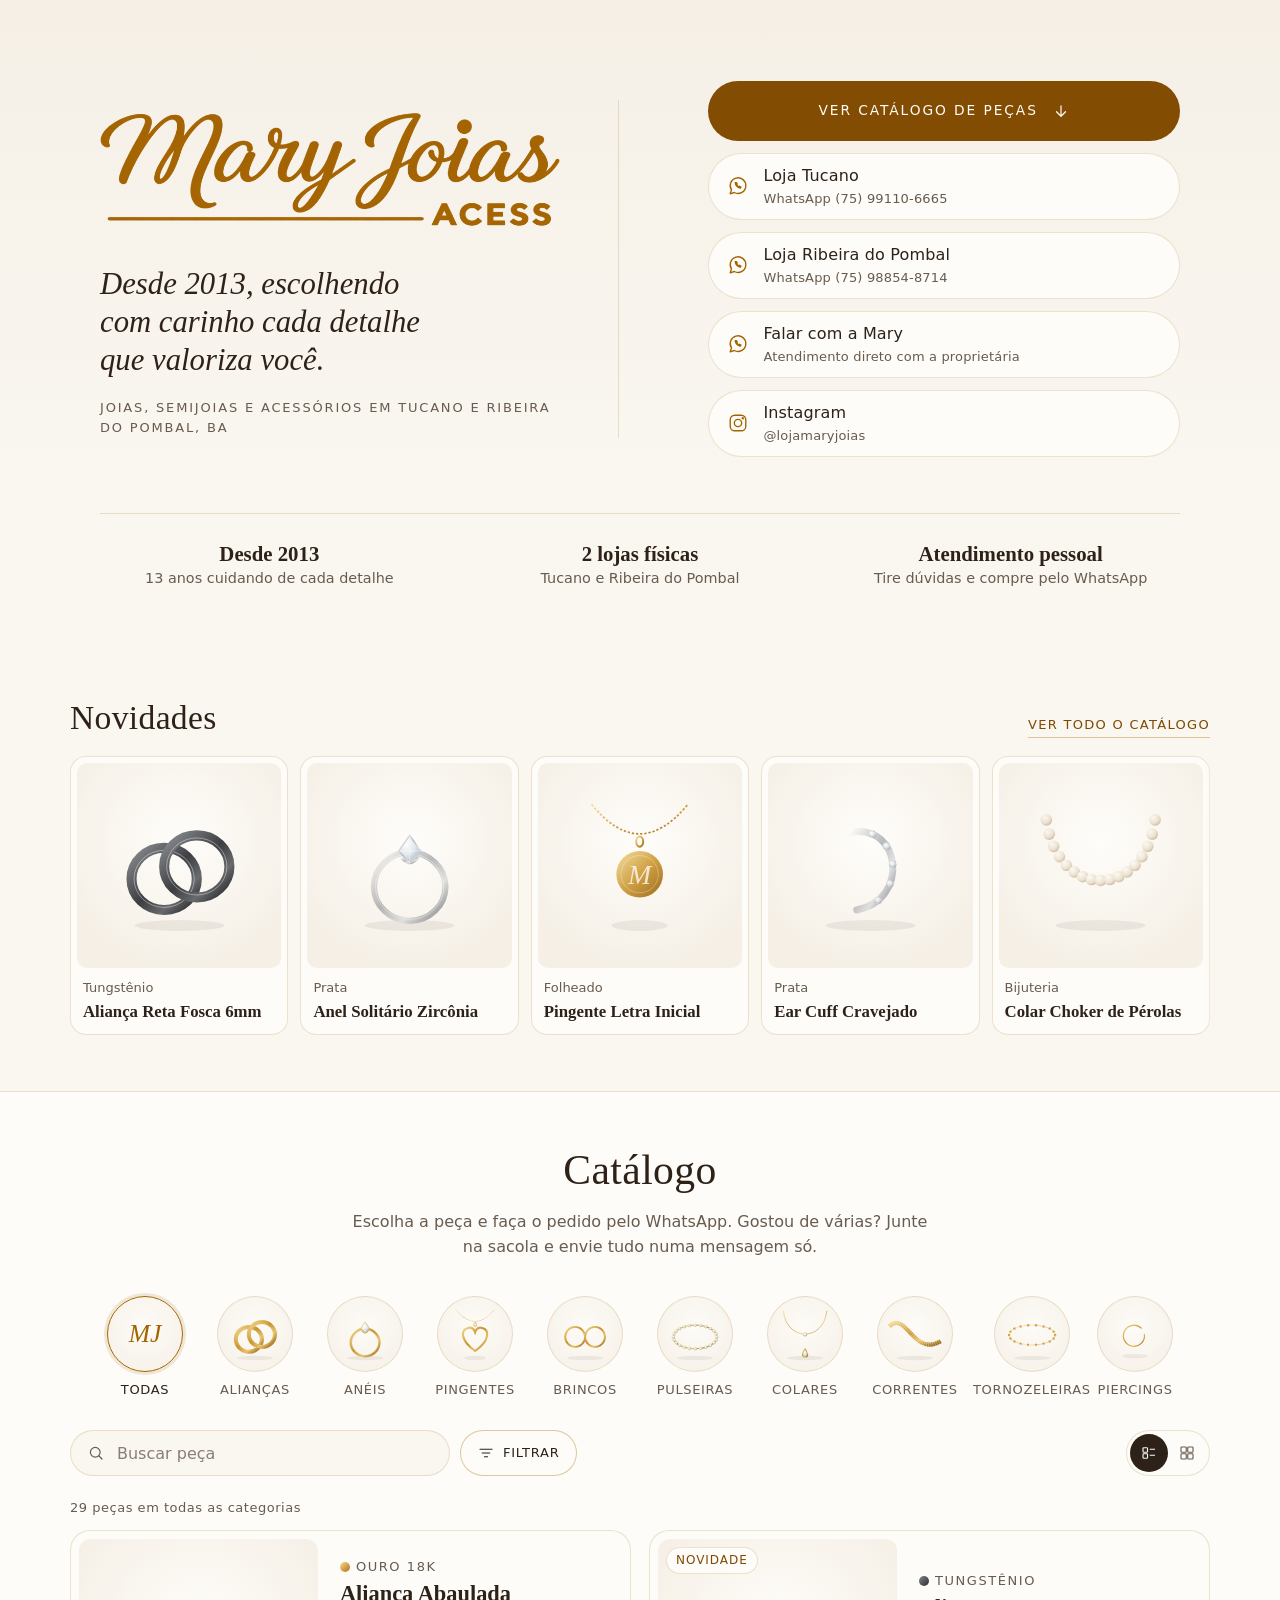
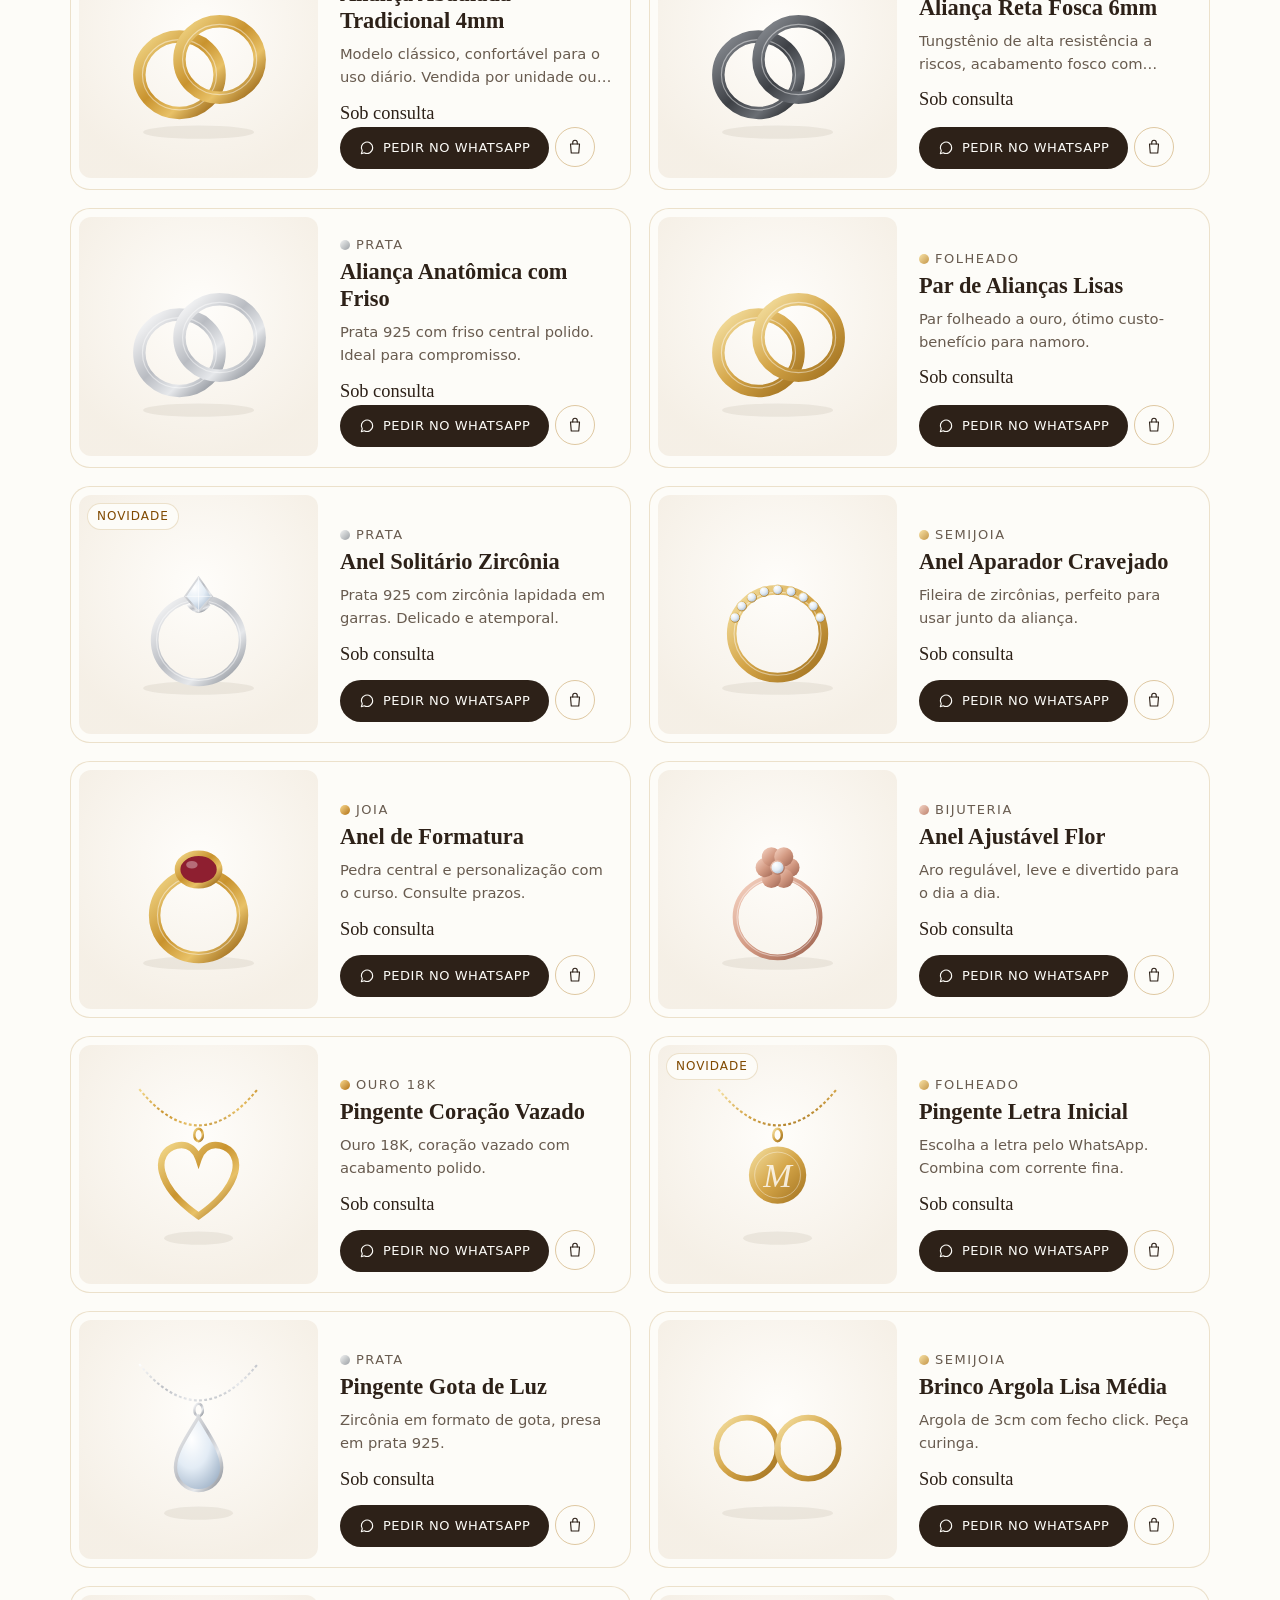
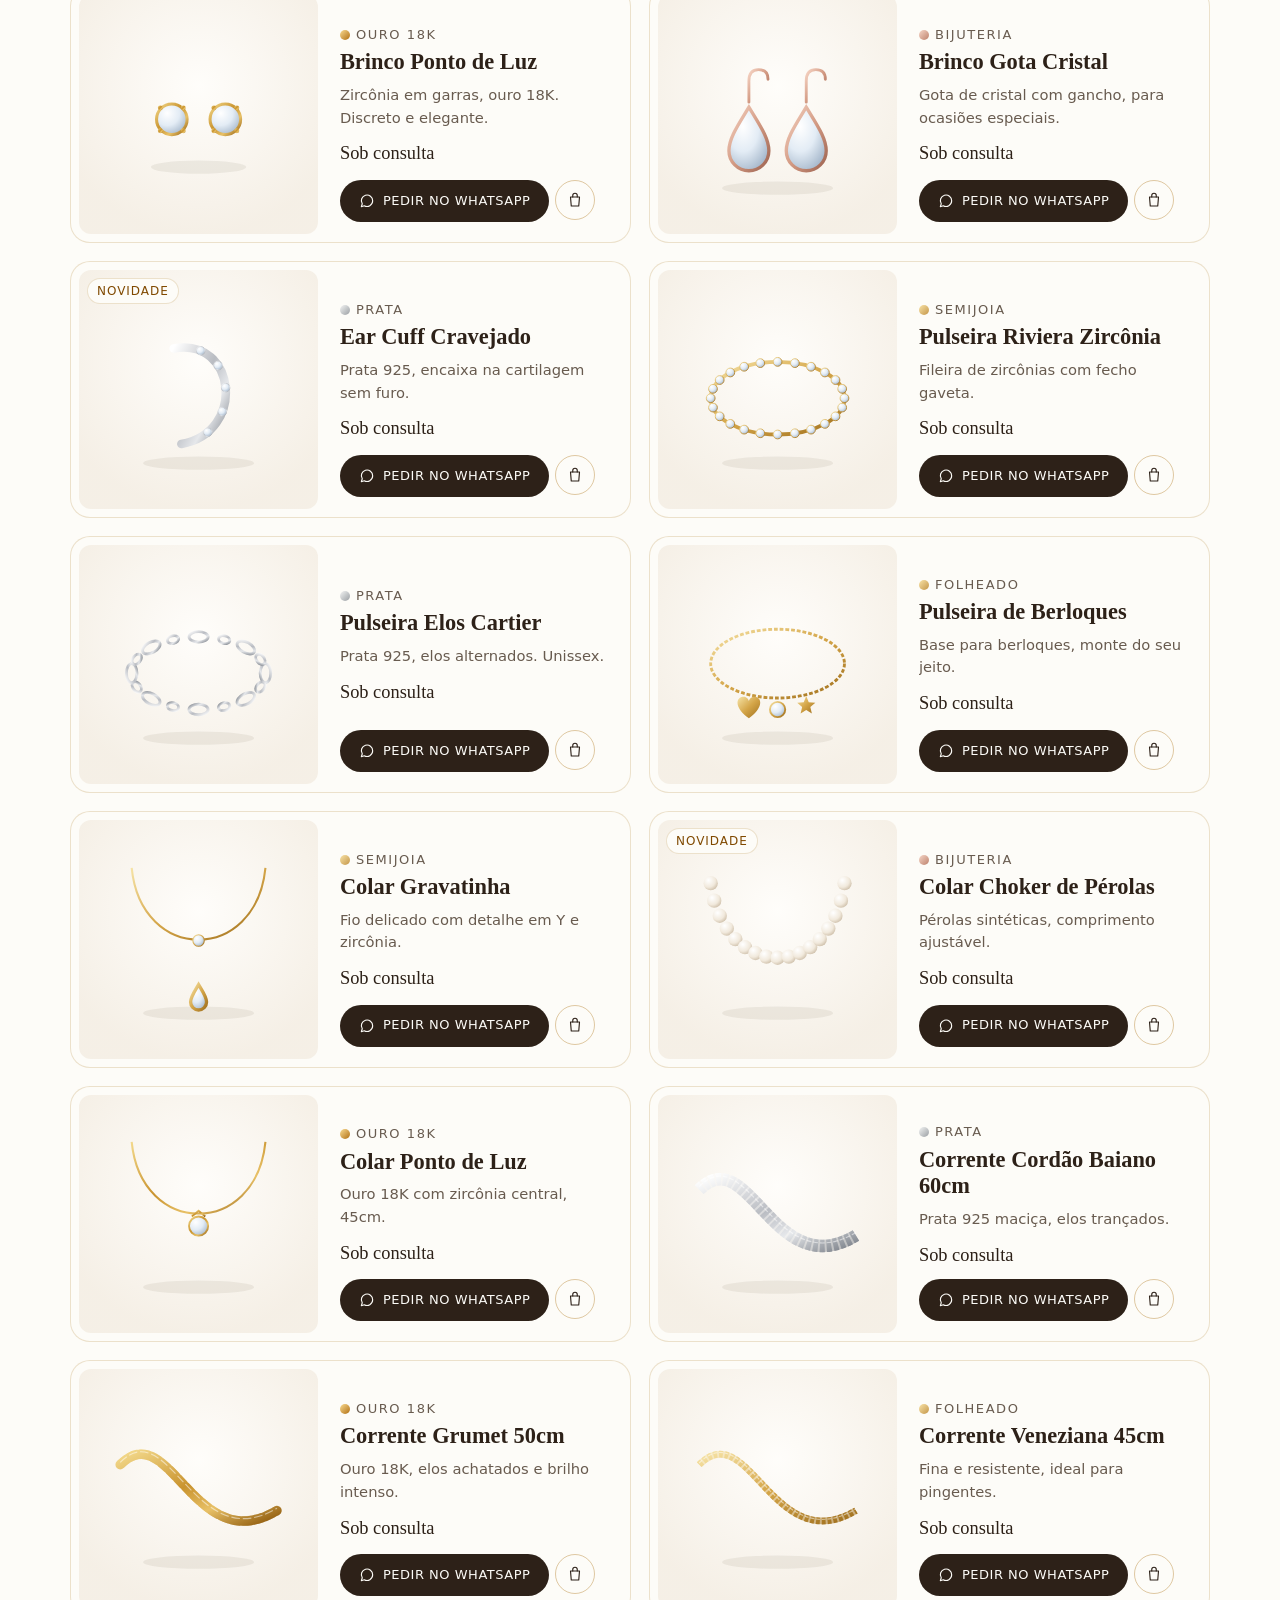
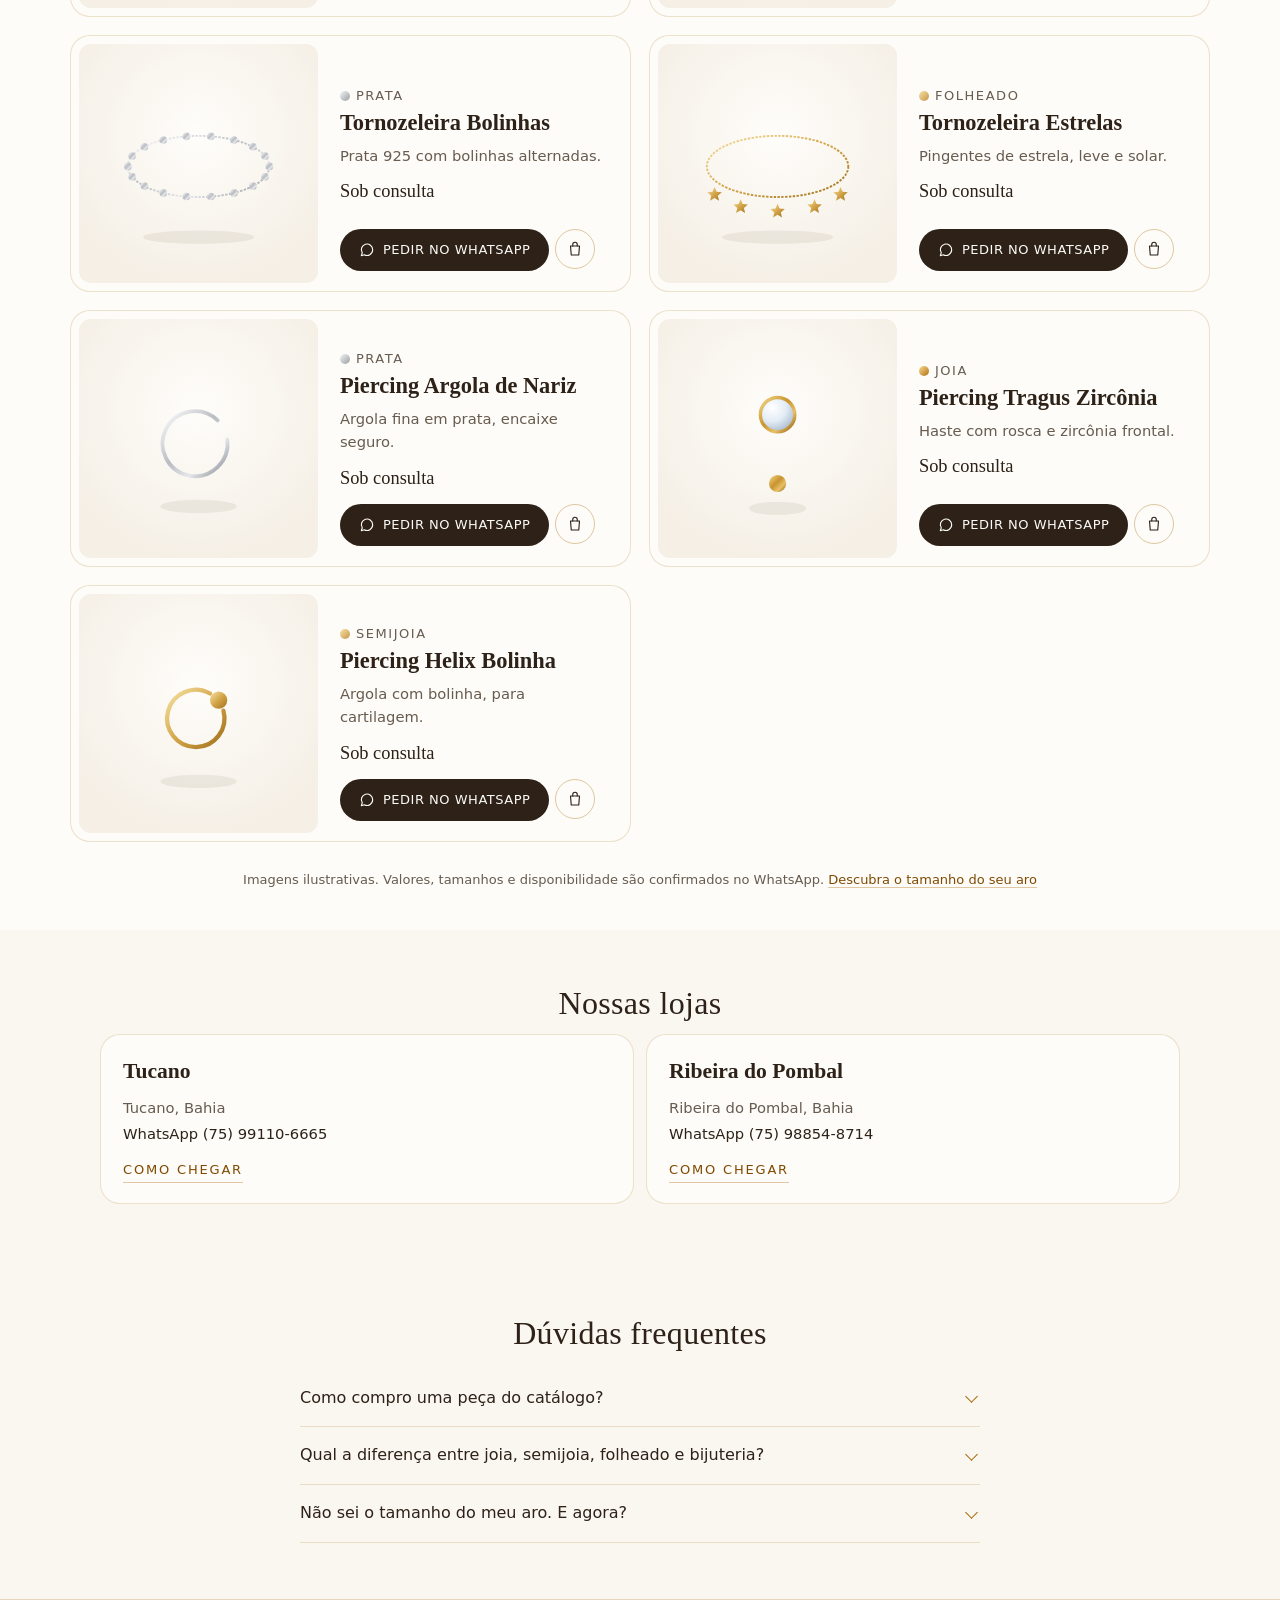
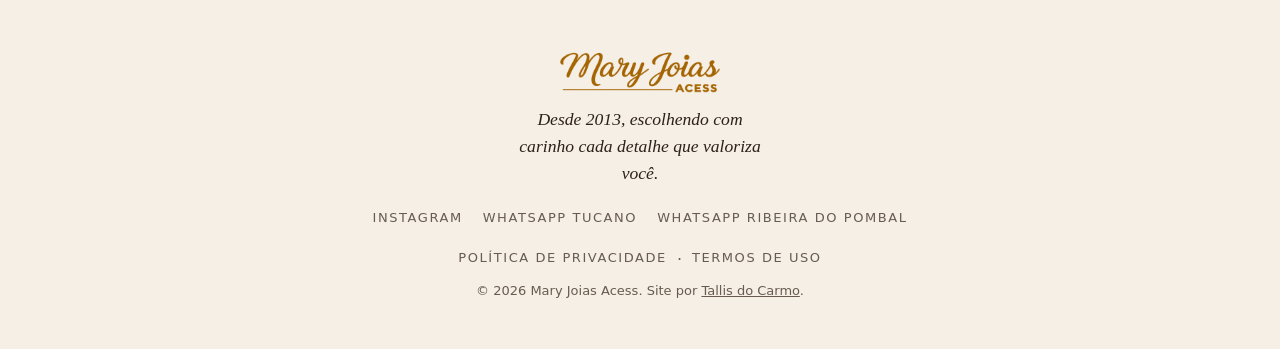
<file: index.html>
<!doctype html>
<html lang="pt-BR">
<head>
<meta charset="utf-8">
<meta name="viewport" content="width=device-width, initial-scale=1, viewport-fit=cover">
<title>Mary Joias | Catálogo de joias e semijoias em Tucano e Ribeira do Pombal</title>
<meta name="description" content="Catálogo virtual da Mary Joias: alianças, anéis, brincos, colares, correntes, pulseiras e piercings em ouro 18K, prata, semijoia e tungstênio. Peça pelo WhatsApp nas lojas de Tucano e Ribeira do Pombal (BA).">
<meta name="robots" content="index, follow, max-image-preview:large">
<link rel="canonical" href="https://maryjoias.github.io/">
<meta name="theme-color" content="#f7f2ea">
<meta http-equiv="Content-Security-Policy" content="default-src 'self'; script-src 'self'; style-src 'self' https://fonts.googleapis.com; font-src https://fonts.gstatic.com; img-src 'self' data:; connect-src 'self'; base-uri 'self'; form-action 'none'; object-src 'none'">
<meta name="referrer" content="strict-origin-when-cross-origin">

<meta property="og:type" content="website">
<meta property="og:locale" content="pt_BR">
<meta property="og:site_name" content="Mary Joias">
<meta property="og:title" content="Mary Joias | Catálogo virtual">
<meta property="og:description" content="Desde 2013, escolhendo com carinho cada detalhe que valoriza você. Veja as peças e peça pelo WhatsApp.">
<meta property="og:url" content="https://maryjoias.github.io/">
<meta property="og:image" content="https://maryjoias.github.io/assets/logo.png">

<link rel="icon" href="assets/favicon.svg" type="image/svg+xml">
<link rel="preconnect" href="https://fonts.googleapis.com">
<link rel="preconnect" href="https://fonts.gstatic.com" crossorigin>
<link rel="stylesheet" href="https://fonts.googleapis.com/css2?family=Cormorant+Garamond:ital,wght@0,500;0,600;1,500&family=Jost:wght@300;400;500&display=swap">
<link rel="stylesheet" href="assets/style.css">

<script type="application/ld+json">
{
  "@context": "https://schema.org",
  "@graph": [
    {
      "@type": "Organization",
      "@id": "https://maryjoias.github.io/#org",
      "name": "Mary Joias Acess",
      "alternateName": "Mary Joias",
      "url": "https://maryjoias.github.io/",
      "logo": "https://maryjoias.github.io/assets/logo.png",
      "slogan": "Desde 2013, escolhendo com carinho cada detalhe que valoriza você.",
      "foundingDate": "2013",
      "sameAs": ["https://www.instagram.com/lojamaryjoias/"],
      "contactPoint": {
        "@type": "ContactPoint",
        "contactType": "customer service",
        "telephone": "+55-75-99272-1411",
        "availableLanguage": "pt-BR"
      }
    },
    {
      "@type": "JewelryStore",
      "@id": "https://maryjoias.github.io/#tucano",
      "name": "Mary Joias - Tucano",
      "parentOrganization": {"@id": "https://maryjoias.github.io/#org"},
      "telephone": "+55-75-99110-6665",
      "address": {"@type": "PostalAddress", "addressLocality": "Tucano", "addressRegion": "BA", "addressCountry": "BR"},
      "url": "https://maryjoias.github.io/"
    },
    {
      "@type": "JewelryStore",
      "@id": "https://maryjoias.github.io/#ribeira",
      "name": "Mary Joias - Ribeira do Pombal",
      "parentOrganization": {"@id": "https://maryjoias.github.io/#org"},
      "telephone": "+55-75-98854-8714",
      "address": {"@type": "PostalAddress", "addressLocality": "Ribeira do Pombal", "addressRegion": "BA", "addressCountry": "BR"},
      "url": "https://maryjoias.github.io/"
    },
    {
      "@type": "WebSite",
      "name": "Mary Joias",
      "url": "https://maryjoias.github.io/",
      "inLanguage": "pt-BR",
      "publisher": {"@id": "https://maryjoias.github.io/#org"}
    }
  ]
}
</script>
</head>
<body>

<!-- Gradientes de metal usados pelas ilustrações dos produtos -->
<svg class="sr-defs" aria-hidden="true" focusable="false">
  <defs>
    <linearGradient id="m-ouro" x1="0" y1="0" x2="1" y2="1">
      <stop offset="0" stop-color="#f3d98b"/><stop offset=".45" stop-color="#c9932e"/><stop offset=".7" stop-color="#e8c167"/><stop offset="1" stop-color="#8f5a0c"/>
    </linearGradient>
    <linearGradient id="m-semi" x1="0" y1="0" x2="1" y2="1">
      <stop offset="0" stop-color="#f6e3a6"/><stop offset=".5" stop-color="#d4a548"/><stop offset="1" stop-color="#a0701e"/>
    </linearGradient>
    <linearGradient id="m-prata" x1="0" y1="0" x2="1" y2="1">
      <stop offset="0" stop-color="#ffffff"/><stop offset=".45" stop-color="#b9bcc2"/><stop offset=".7" stop-color="#e6e8eb"/><stop offset="1" stop-color="#7e838b"/>
    </linearGradient>
    <linearGradient id="m-tung" x1="0" y1="0" x2="1" y2="1">
      <stop offset="0" stop-color="#8d9197"/><stop offset=".5" stop-color="#3d4045"/><stop offset=".75" stop-color="#6a6e74"/><stop offset="1" stop-color="#1f2124"/>
    </linearGradient>
    <linearGradient id="m-rose" x1="0" y1="0" x2="1" y2="1">
      <stop offset="0" stop-color="#f7d6c6"/><stop offset=".5" stop-color="#d39a83"/><stop offset="1" stop-color="#9d6350"/>
    </linearGradient>
    <radialGradient id="m-pedra" cx=".35" cy=".3" r=".8">
      <stop offset="0" stop-color="#ffffff"/><stop offset=".5" stop-color="#e3ecf5"/><stop offset="1" stop-color="#9fb2c7"/>
    </radialGradient>
    <radialGradient id="m-perola" cx=".35" cy=".3" r=".8">
      <stop offset="0" stop-color="#ffffff"/><stop offset=".6" stop-color="#f1e9dc"/><stop offset="1" stop-color="#c9b9a2"/>
    </radialGradient>
  </defs>
</svg>

<a class="skip" href="#catalogo">Pular para o catálogo</a>

<header class="topbar" id="topbar" aria-label="Navegação rápida">
  <a class="topbar__logo" href="#inicio" aria-label="Mary Joias, voltar ao início">
    <img src="assets/logo.webp" alt="" width="120" height="36">
  </a>
  <nav class="topbar__nav">
    <a href="#catalogo">Catálogo</a>
    <a href="#lojas" class="hide-sm">Lojas</a>
    <button class="store-pill" type="button" data-open-store aria-label="Trocar a loja de atendimento">
      <span class="store-pill__lbl">Loja:</span> <strong data-loja-nome data-vazio="escolher loja">escolher loja</strong>
    </button>
    <button class="bag-btn" type="button" data-open-bag aria-label="Abrir minha sacola">
      <svg viewBox="0 0 24 24" aria-hidden="true"><path d="M6 8h12l-1 12H7L6 8Z"/><path d="M9 8V6a3 3 0 0 1 6 0v2"/></svg>
      <span class="bag-count" data-bag-count>0</span>
    </button>
  </nav>
</header>

<main id="inicio">

  <!-- 1. Link na bio -->
  <section class="bio" aria-labelledby="titulo-bio">
    <div class="bio__inner">
      <div class="bio__brand">
        <h1 id="titulo-bio" class="bio__logo">
          <img src="assets/logo.webp" alt="Mary Joias Acess" width="900" height="268">
        </h1>
        <p class="bio__slogan">Desde 2013, escolhendo com carinho cada detalhe que valoriza você.</p>
        <p class="bio__meta">Joias, semijoias e acessórios em Tucano e Ribeira do Pombal, BA</p>
      </div>

      <ul class="links" role="list">
        <li>
          <a class="link link--primary" href="#catalogo" data-track="ver_catalogo">
            <span class="link__label">Ver catálogo de peças</span>
            <svg class="link__icon" viewBox="0 0 24 24" aria-hidden="true"><path d="M12 5v14M6 13l6 6 6-6"/></svg>
          </a>
        </li>
        <li>
          <a class="link" href="https://wa.me/5575991106665?text=Ol%C3%A1%2C%20Mary%20Joias%20Tucano!%20Vim%20pelo%20link%20do%20Instagram." target="_blank" rel="noopener" data-track="whatsapp_tucano">
            <svg class="link__wa" viewBox="0 0 24 24" aria-hidden="true"><path d="M20.5 11.7a8.5 8.5 0 0 1-12.6 7.4L3.5 20.5l1.4-4.3A8.5 8.5 0 1 1 20.5 11.7Z"/><path d="M9 8.5c.3 2.6 2.3 5 5.2 5.9l1-1.2-1.6-.9-.7.6c-1-.4-1.9-1.3-2.3-2.3l.6-.7-.9-1.6-1.3.2Z"/></svg>
            <span class="link__label">Loja Tucano<small>WhatsApp (75) 99110-6665</small></span>
          </a>
        </li>
        <li>
          <a class="link" href="https://wa.me/5575988548714?text=Ol%C3%A1%2C%20Mary%20Joias%20Ribeira%20do%20Pombal!%20Vim%20pelo%20link%20do%20Instagram." target="_blank" rel="noopener" data-track="whatsapp_pombal">
            <svg class="link__wa" viewBox="0 0 24 24" aria-hidden="true"><path d="M20.5 11.7a8.5 8.5 0 0 1-12.6 7.4L3.5 20.5l1.4-4.3A8.5 8.5 0 1 1 20.5 11.7Z"/><path d="M9 8.5c.3 2.6 2.3 5 5.2 5.9l1-1.2-1.6-.9-.7.6c-1-.4-1.9-1.3-2.3-2.3l.6-.7-.9-1.6-1.3.2Z"/></svg>
            <span class="link__label">Loja Ribeira do Pombal<small>WhatsApp (75) 98854-8714</small></span>
          </a>
        </li>
        <li>
          <a class="link" href="https://wa.me/5575992721411?text=Ol%C3%A1%2C%20Mary!%20Vim%20pelo%20link%20do%20Instagram." target="_blank" rel="noopener" data-track="whatsapp_mary">
            <svg class="link__wa" viewBox="0 0 24 24" aria-hidden="true"><path d="M20.5 11.7a8.5 8.5 0 0 1-12.6 7.4L3.5 20.5l1.4-4.3A8.5 8.5 0 1 1 20.5 11.7Z"/><path d="M9 8.5c.3 2.6 2.3 5 5.2 5.9l1-1.2-1.6-.9-.7.6c-1-.4-1.9-1.3-2.3-2.3l.6-.7-.9-1.6-1.3.2Z"/></svg>
            <span class="link__label">Falar com a Mary<small>Atendimento direto com a proprietária</small></span>
          </a>
        </li>
        <li>
          <a class="link" href="https://www.instagram.com/lojamaryjoias/" target="_blank" rel="noopener" data-track="instagram">
            <svg class="link__wa" viewBox="0 0 24 24" aria-hidden="true"><rect x="3.5" y="3.5" width="17" height="17" rx="5"/><circle cx="12" cy="12" r="4"/><circle cx="17.2" cy="6.8" r=".6"/></svg>
            <span class="link__label">Instagram<small>@lojamaryjoias</small></span>
          </a>
        </li>
      </ul>
    </div>

    <!-- Sinais de confiança: só fatos confirmados.
         Quando a loja confirmar, acrescente itens como:
         <li><strong>Garantia</strong><span>X meses no banho da semijoia</span></li>
         <li><strong>Pagamento</strong><span>Pix e cartão em até Nx</span></li> -->
    <ul class="trust" role="list">
      <li><strong>Desde 2013</strong><span>13 anos cuidando de cada detalhe</span></li>
      <li><strong>2 lojas físicas</strong><span>Tucano e Ribeira do Pombal</span></li>
      <li><strong>Atendimento pessoal</strong><span>Tire dúvidas e compre pelo WhatsApp</span></li>
    </ul>
  </section>

  <!-- 2. Novidades -->
  <section class="novidades" aria-labelledby="titulo-novidades">
    <div class="novidades__head">
      <h2 id="titulo-novidades" class="section-title section-title--left">Novidades</h2>
      <a class="text-link" href="#catalogo">Ver todo o catálogo</a>
    </div>
    <div class="novidades__track" id="novidades"></div>
  </section>

  <!-- 3. Catálogo -->
  <section class="catalogo" id="catalogo" aria-labelledby="titulo-catalogo">
    <div class="catalogo__head">
      <h2 id="titulo-catalogo" class="section-title">Catálogo</h2>
      <p>Escolha a peça e faça o pedido pelo WhatsApp. Gostou de várias? Junte na sacola e envie tudo numa mensagem só.</p>
    </div>

    <nav class="cats" aria-label="Categorias">
      <div class="cats__track" id="cats"></div>
    </nav>

    <div class="toolbar">
      <label class="search">
        <span class="sr-only">Buscar peça</span>
        <svg viewBox="0 0 24 24" aria-hidden="true"><circle cx="11" cy="11" r="6.5"/><path d="m16 16 4 4"/></svg>
        <input type="search" id="busca" placeholder="Buscar peça" autocomplete="off" maxlength="40">
      </label>
      <button class="btn btn--ghost btn--filter" type="button" id="abrir-filtros" aria-haspopup="dialog">
        <svg viewBox="0 0 24 24" aria-hidden="true"><path d="M4 7h16M7 12h10M10 17h4"/></svg>
        Filtrar <span class="filter-count" id="filtro-count" hidden>0</span>
      </button>
      <div class="view-toggle" role="group" aria-label="Modo de exibição">
        <button type="button" data-view="lista" aria-pressed="true" aria-label="Ver em lista">
          <svg viewBox="0 0 24 24" aria-hidden="true"><rect x="4" y="5" width="6" height="6" rx="1"/><rect x="4" y="13" width="6" height="6" rx="1"/><path d="M13 7h7M13 15h7"/></svg>
        </button>
        <button type="button" data-view="grade" aria-pressed="false" aria-label="Ver em grade">
          <svg viewBox="0 0 24 24" aria-hidden="true"><rect x="4" y="4" width="7" height="7" rx="1"/><rect x="13" y="4" width="7" height="7" rx="1"/><rect x="4" y="13" width="7" height="7" rx="1"/><rect x="13" y="13" width="7" height="7" rx="1"/></svg>
        </button>
      </div>
    </div>

    <div class="active-filters" id="ativos" aria-label="Filtros aplicados"></div>
    <p class="results" id="resultado" aria-live="polite"></p>

    <div class="grid" id="grid">
      <div class="card card--skel" aria-hidden="true"><div class="card__media"></div><div class="skel-line"></div><div class="skel-line short"></div></div>
      <div class="card card--skel" aria-hidden="true"><div class="card__media"></div><div class="skel-line"></div><div class="skel-line short"></div></div>
      <div class="card card--skel" aria-hidden="true"><div class="card__media"></div><div class="skel-line"></div><div class="skel-line short"></div></div>
      <div class="card card--skel" aria-hidden="true"><div class="card__media"></div><div class="skel-line"></div><div class="skel-line short"></div></div>
    </div>

    <div class="empty" id="vazio" hidden>
      <p>Nenhuma peça encontrada com esses filtros.</p>
      <button type="button" class="btn btn--ghost" id="limpar">Limpar filtros</button>
    </div>

    <p class="nota">Imagens ilustrativas. Valores, tamanhos e disponibilidade são confirmados no WhatsApp. <button type="button" class="linkish" data-open-guia>Descubra o tamanho do seu aro</button></p>
  </section>

  <!-- 4. Lojas -->
  <section class="lojas" id="lojas" aria-labelledby="titulo-lojas">
    <h2 id="titulo-lojas" class="section-title">Nossas lojas</h2>
    <div class="lojas__grid">
      <article class="loja">
        <h3>Tucano</h3>
        <!-- Endereço: inclua aqui quando a loja confirmar, ex.: <p class="loja__end">Rua X, 123, Centro</p> -->
        <p class="loja__end">Tucano, Bahia</p>
        <p class="loja__tel"><a href="https://wa.me/5575991106665" target="_blank" rel="noopener" data-track="whatsapp_tucano">WhatsApp (75) 99110-6665</a></p>
        <a class="loja__map" href="https://www.google.com/maps/search/?api=1&amp;query=Mary%20Joias%20Tucano%20BA" target="_blank" rel="noopener" data-track="mapa_tucano">Como chegar</a>
      </article>
      <article class="loja">
        <h3>Ribeira do Pombal</h3>
        <p class="loja__end">Ribeira do Pombal, Bahia</p>
        <p class="loja__tel"><a href="https://wa.me/5575988548714" target="_blank" rel="noopener" data-track="whatsapp_pombal">WhatsApp (75) 98854-8714</a></p>
        <a class="loja__map" href="https://www.google.com/maps/search/?api=1&amp;query=Mary%20Joias%20Ribeira%20do%20Pombal%20BA" target="_blank" rel="noopener" data-track="mapa_pombal">Como chegar</a>
      </article>
    </div>
  </section>

  <!-- 5. Dúvidas -->
  <section class="faq" aria-labelledby="titulo-faq">
    <h2 id="titulo-faq" class="section-title">Dúvidas frequentes</h2>
    <details>
      <summary>Como compro uma peça do catálogo?</summary>
      <p>Toque em "Pedir" na peça escolhida. A mensagem vai pronta, com nome e código da peça, para a loja que você escolheu (Tucano ou Ribeira do Pombal). Lá a equipe confirma valor, tamanho e forma de pagamento.</p>
    </details>
    <details>
      <summary>Qual a diferença entre joia, semijoia, folheado e bijuteria?</summary>
      <p>Joias são feitas em metal nobre, como ouro 18K e prata. Semijoias têm base metálica com banho de ouro mais espesso e duram mais. Folheados têm banho mais fino. Bijuterias são acessórios de moda, sem banho de metal nobre. O tungstênio é um metal muito resistente a riscos, usado principalmente em alianças.</p>
    </details>
    <details>
      <summary>Não sei o tamanho do meu aro. E agora?</summary>
      <p>Use o nosso <button type="button" class="linkish" data-open-guia>guia de medidas</button>. Com um barbante ou um anel que você já usa, dá para descobrir em um minuto. Se preferir, escolha "Não sei meu aro" e a equipe ajuda pelo WhatsApp ou na loja.</p>
    </details>
  </section>
</main>

<footer class="footer">
  <img src="assets/logo.webp" alt="Mary Joias Acess" width="180" height="54" loading="lazy">
  <p class="footer__slogan">Desde 2013, escolhendo com carinho cada detalhe que valoriza você.</p>
  <ul class="footer__links" role="list">
    <li><a href="https://www.instagram.com/lojamaryjoias/" target="_blank" rel="noopener">Instagram</a></li>
    <li><a href="https://wa.me/5575991106665" target="_blank" rel="noopener">WhatsApp Tucano</a></li>
    <li><a href="https://wa.me/5575988548714" target="_blank" rel="noopener">WhatsApp Ribeira do Pombal</a></li>
  </ul>
  <p class="footer__legal">
    <a href="politica.html#privacidade">Política de Privacidade</a>
    <span aria-hidden="true">·</span>
    <a href="politica.html#termos">Termos de Uso</a>
  </p>
  <p class="footer__copy">© <span id="ano">2026</span> Mary Joias Acess. Site por <a href="https://tallisdocarmo.com.br" target="_blank" rel="noopener">Tallis do Carmo</a>.</p>
</footer>

<!-- Peça -->
<dialog class="modal" id="modal" aria-labelledby="m-nome">
  <div class="modal__box">
    <button class="icon-btn modal__close" type="button" data-close aria-label="Fechar"><svg viewBox="0 0 24 24" aria-hidden="true"><path d="M6 6l12 12M18 6 6 18"/></svg></button>
    <div class="modal__media" id="m-media"></div>
    <div class="modal__body">
      <p class="modal__kicker" id="m-kicker"></p>
      <h2 class="modal__nome" id="m-nome"></h2>
      <p class="modal__cod" id="m-cod"></p>
      <p class="modal__desc" id="m-desc"></p>
      <p class="modal__preco" id="m-preco"></p>

      <div id="m-opcoes">
        <fieldset class="seg" id="m-par-wrap" hidden>
          <legend>Quantidade</legend>
          <label><input type="radio" name="m-par" value="par" checked><span>Par de alianças</span></label>
          <label><input type="radio" name="m-par" value="unidade"><span>Só uma</span></label>
        </fieldset>
        <div class="aros" id="m-aro-wrap" hidden>
          <label class="field"><span id="m-aro-label">Tamanho do aro</span><select id="m-aro"></select></label>
          <label class="field" id="m-aro2-wrap" hidden><span>Aro da 2ª aliança</span><select id="m-aro2"></select></label>
          <button type="button" class="linkish aros__guia" data-open-guia>Não sabe o aro? Veja como medir</button>
        </div>
        <label class="field" id="m-grav-wrap" hidden>
          <span>Gravação interna (opcional)</span>
          <input type="text" id="m-grav" maxlength="40" placeholder="Ex.: Ana &amp; João 12/12/2026" autocomplete="off">
        </label>
      </div>

      <div class="modal__cta">
        <p class="modal__loja">Atendimento: <strong data-loja-nome>escolher</strong> · <button type="button" class="linkish" data-open-store>trocar loja</button></p>
        <div class="modal__actions">
          <a class="btn btn--gold" id="m-wa" href="#" target="_blank" rel="noopener">Pedir no WhatsApp</a>
          <button class="btn btn--ghost" type="button" id="m-add">Colocar na sacola</button>
        </div>
        <button class="linkish modal__share" type="button" id="m-share">Compartilhar esta peça</button>
      </div>
    </div>
  </div>
</dialog>

<!-- Sacola -->
<dialog class="drawer" id="bag" aria-labelledby="bag-titulo">
  <div class="drawer__box">
    <div class="drawer__head">
      <h2 id="bag-titulo">Minha sacola</h2>
      <button class="icon-btn" type="button" data-close aria-label="Fechar sacola"><svg viewBox="0 0 24 24" aria-hidden="true"><path d="M6 6l12 12M18 6 6 18"/></svg></button>
    </div>
    <ul class="bag-list" id="bag-list" role="list"></ul>
    <p class="bag-empty" id="bag-empty">Sua sacola está vazia. Junte as peças que gostou para pedir tudo numa mensagem só.</p>
    <div class="drawer__foot">
      <p class="drawer__loja">Enviar para: <strong data-loja-nome>escolher</strong> · <button type="button" class="linkish" data-open-store>trocar loja</button></p>
      <a class="btn btn--gold btn--block" id="bag-wa" href="#" target="_blank" rel="noopener">Enviar pedido pelo WhatsApp</a>
      <button class="linkish" type="button" id="bag-clear">Esvaziar sacola</button>
    </div>
  </div>
</dialog>

<!-- Filtros -->
<dialog class="drawer drawer--filtros" id="filtros" aria-labelledby="filtros-titulo">
  <div class="drawer__box">
    <div class="drawer__head">
      <h2 id="filtros-titulo">Filtrar peças</h2>
      <button class="icon-btn" type="button" data-close aria-label="Fechar filtros"><svg viewBox="0 0 24 24" aria-hidden="true"><path d="M6 6l12 12M18 6 6 18"/></svg></button>
    </div>
    <div class="filtros__body">
      <fieldset class="fgroup">
        <legend>Metal nobre</legend>
        <p class="fgroup__hint">Peças em ouro, prata ou tungstênio.</p>
        <div class="fgroup__opts" data-mat-grupo="nobre"></div>
      </fieldset>
      <fieldset class="fgroup">
        <legend>Banhadas e moda</legend>
        <p class="fgroup__hint">Semijoias e folheados têm banho de ouro. Bijuterias são acessórios de moda.</p>
        <div class="fgroup__opts" data-mat-grupo="moda"></div>
      </fieldset>
      <fieldset class="fgroup" id="faixa-wrap" hidden>
        <legend>Faixa de preço</legend>
        <div class="fgroup__opts" id="faixas"></div>
      </fieldset>
      <fieldset class="fgroup">
        <legend>Loja de atendimento</legend>
        <div class="fgroup__opts">
          <label class="opt"><input type="radio" name="loja" value="tucano"><span>Tucano</span></label>
          <label class="opt"><input type="radio" name="loja" value="pombal"><span>Ribeira do Pombal</span></label>
        </div>
      </fieldset>
    </div>
    <div class="drawer__foot drawer__foot--row">
      <button class="btn btn--ghost" type="button" id="filtros-limpar">Limpar</button>
      <button class="btn btn--dark" type="button" id="filtros-ver" data-close>Ver peças</button>
    </div>
  </div>
</dialog>

<!-- Escolha da loja -->
<dialog class="sheet" id="loja-dlg" aria-labelledby="loja-titulo">
  <div class="sheet__box">
    <h2 id="loja-titulo">Em qual loja você prefere ser atendida?</h2>
    <p>Seu pedido vai direto para o WhatsApp da loja escolhida. Você pode trocar quando quiser.</p>
    <div class="sheet__opts">
      <button type="button" class="store-opt" data-escolher-loja="tucano"><strong>Tucano</strong><span>(75) 99110-6665</span></button>
      <button type="button" class="store-opt" data-escolher-loja="pombal"><strong>Ribeira do Pombal</strong><span>(75) 98854-8714</span></button>
    </div>
    <button type="button" class="linkish" data-close>Agora não</button>
  </div>
</dialog>

<!-- Guia de aro -->
<dialog class="drawer drawer--guia" id="guia" aria-labelledby="guia-titulo">
  <div class="drawer__box">
    <div class="drawer__head">
      <h2 id="guia-titulo">Descubra seu aro</h2>
      <button class="icon-btn" type="button" data-close aria-label="Fechar guia"><svg viewBox="0 0 24 24" aria-hidden="true"><path d="M6 6l12 12M18 6 6 18"/></svg></button>
    </div>
    <div class="guia__body">
      <ol class="guia__passos">
        <li><strong>Com um anel que já serve:</strong> meça, com uma régua, a parte de dentro do anel (o diâmetro), de borda a borda.</li>
        <li><strong>Com barbante ou tira de papel:</strong> dê uma volta na base do dedo, sem apertar, marque onde encontra e meça em milímetros (a circunferência).</li>
        <li>Coloque a medida abaixo e veja o aro.</li>
      </ol>

      <div class="calc">
        <div class="seg seg--inline" role="radiogroup" aria-label="O que você mediu">
          <label><input type="radio" name="calc-tipo" value="circ" checked><span>Volta do dedo</span></label>
          <label><input type="radio" name="calc-tipo" value="diam"><span>Diâmetro do anel</span></label>
        </div>
        <label class="field calc__in">
          <span>Medida em milímetros</span>
          <input type="number" id="calc-mm" inputmode="decimal" min="10" max="90" step="0.1" placeholder="Ex.: 56">
        </label>
        <p class="calc__out" id="calc-out" aria-live="polite">Digite a medida para ver seu aro.</p>
        <button type="button" class="btn btn--dark btn--block" id="calc-usar" hidden>Usar este aro</button>
      </div>

      <details class="guia__tabela">
        <summary>Ver tabela completa</summary>
        <table>
          <thead><tr><th scope="col">Aro</th><th scope="col">Volta do dedo</th><th scope="col">Diâmetro</th></tr></thead>
          <tbody id="tabela-aros"></tbody>
        </table>
      </details>
      <p class="guia__nota">Padrão brasileiro: aro = volta do dedo em mm − 40. Pode haver pequena variação entre fabricantes. Prefira medir no fim do dia, quando o dedo está um pouco mais inchado. Na dúvida, a equipe confirma com você.</p>
    </div>
  </div>
</dialog>

<button class="fab" type="button" data-open-bag id="fab" hidden aria-label="Abrir minha sacola">
  <svg viewBox="0 0 24 24" aria-hidden="true"><path d="M6 8h12l-1 12H7L6 8Z"/><path d="M9 8V6a3 3 0 0 1 6 0v2"/></svg>
  <span>Sacola</span>
  <span class="bag-count" data-bag-count>0</span>
</button>

<div class="toast" id="toast" role="status" aria-live="polite"></div>

<script src="assets/produtos.js"></script>
<script src="assets/app.js"></script>
</body>
</html>
</file>
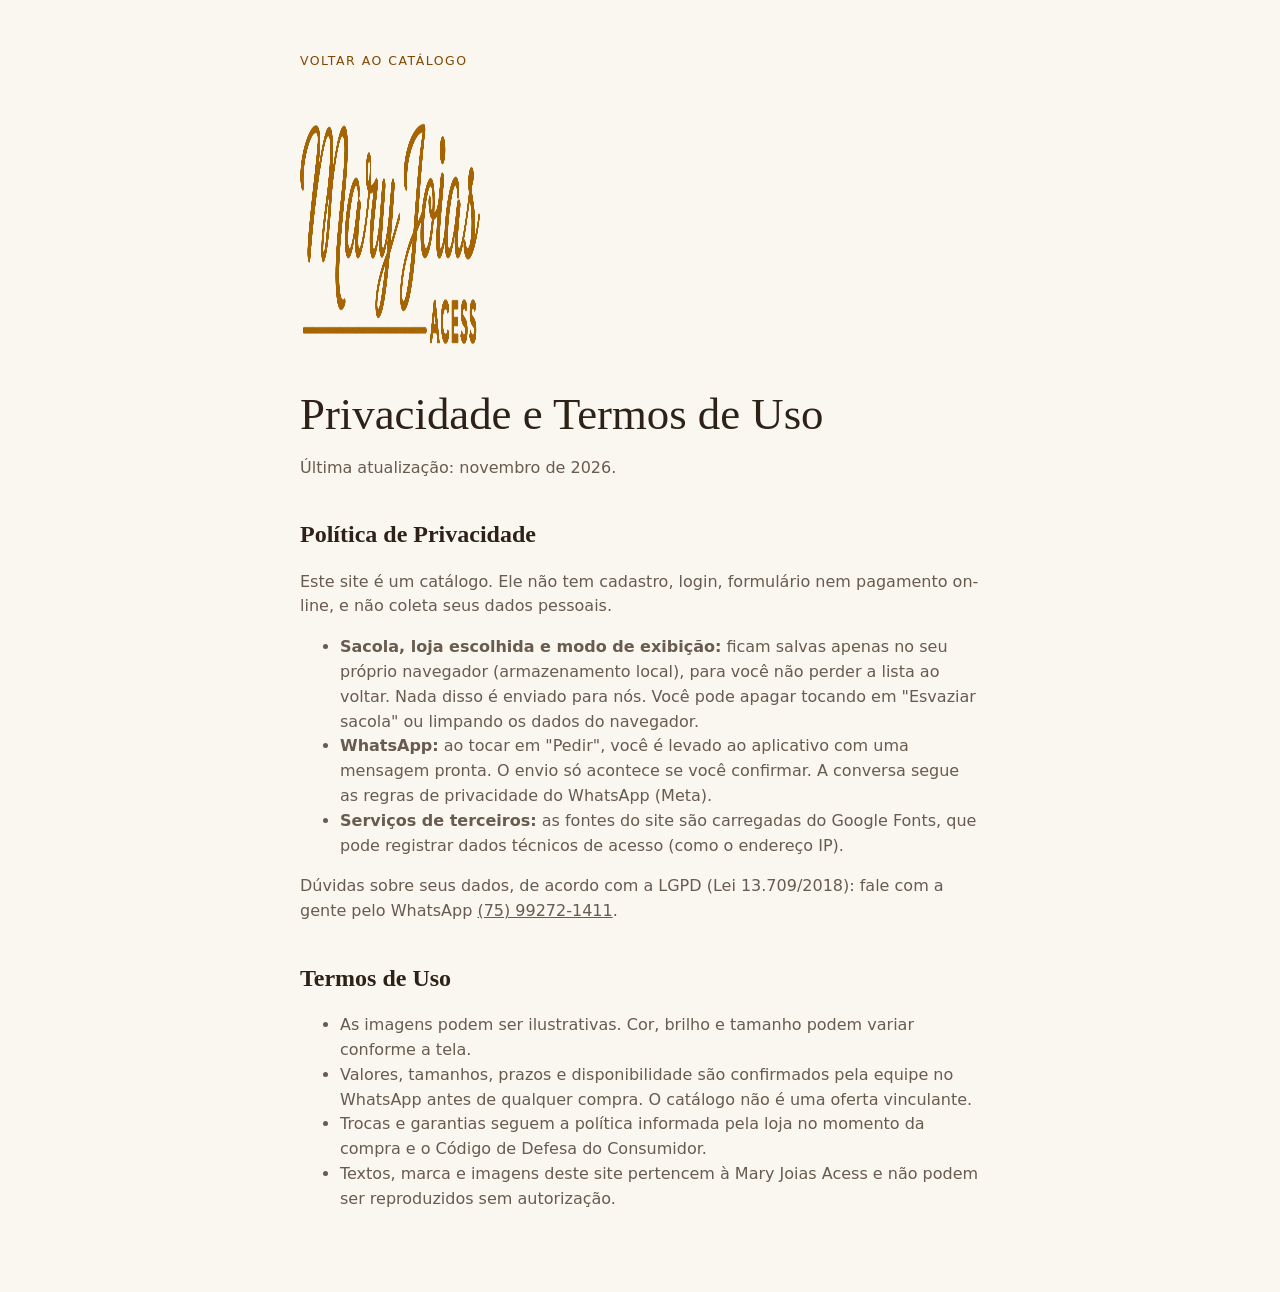
<file: politica.html>
<!doctype html>
<html lang="pt-BR">
<head>
<meta charset="utf-8"><meta name="viewport" content="width=device-width, initial-scale=1"><meta http-equiv="Content-Security-Policy" content="default-src 'self'; style-src 'self' https://fonts.googleapis.com; font-src https://fonts.gstatic.com; img-src 'self' data:; base-uri 'self'; object-src 'none'"><link rel="icon" href="assets/favicon.svg" type="image/svg+xml"><link rel="stylesheet" href="https://fonts.googleapis.com/css2?family=Cormorant+Garamond:ital,wght@0,500;0,600;1,500&family=Jost:wght@300;400;500&display=swap"><link rel="stylesheet" href="assets/style.css">
<title>Política de Privacidade e Termos de Uso | Mary Joias</title>
<meta name="description" content="Como a Mary Joias trata seus dados no catálogo virtual e as condições de uso do site.">
<link rel="canonical" href="https://maryjoias.github.io/politica.html">
</head>
<body>
<main class="page">
  <a class="back" href="./">Voltar ao catálogo</a>
  <img class="page__logo" src="assets/logo.webp" alt="Mary Joias Acess" width="900" height="268">
  <h1>Privacidade e Termos de Uso</h1>
  <p>Última atualização: novembro de 2026.</p>

  <h2 id="privacidade">Política de Privacidade</h2>
  <p>Este site é um catálogo. Ele não tem cadastro, login, formulário nem pagamento on-line, e não coleta seus dados pessoais.</p>
  <ul>
    <li><strong>Sacola, loja escolhida e modo de exibição:</strong> ficam salvas apenas no seu próprio navegador (armazenamento local), para você não perder a lista ao voltar. Nada disso é enviado para nós. Você pode apagar tocando em "Esvaziar sacola" ou limpando os dados do navegador.</li>
    <li><strong>WhatsApp:</strong> ao tocar em "Pedir", você é levado ao aplicativo com uma mensagem pronta. O envio só acontece se você confirmar. A conversa segue as regras de privacidade do WhatsApp (Meta).</li>
    <li><strong>Serviços de terceiros:</strong> as fontes do site são carregadas do Google Fonts, que pode registrar dados técnicos de acesso (como o endereço IP).</li>
  </ul>
  <p>Dúvidas sobre seus dados, de acordo com a LGPD (Lei 13.709/2018): fale com a gente pelo WhatsApp <a href="https://wa.me/5575992721411" rel="noopener" target="_blank">(75) 99272-1411</a>.</p>

  <h2 id="termos">Termos de Uso</h2>
  <ul>
    <li>As imagens podem ser ilustrativas. Cor, brilho e tamanho podem variar conforme a tela.</li>
    <li>Valores, tamanhos, prazos e disponibilidade são confirmados pela equipe no WhatsApp antes de qualquer compra. O catálogo não é uma oferta vinculante.</li>
    <li>Trocas e garantias seguem a política informada pela loja no momento da compra e o Código de Defesa do Consumidor.</li>
    <li>Textos, marca e imagens deste site pertencem à Mary Joias Acess e não podem ser reproduzidos sem autorização.</li>
  </ul>
</main>
</body>
</html>
</file>
<file: assets/style.css>
/* =========================================================
   MARY JOIAS · estilos
   Ouro da marca extraído do logo: rgb(165 100 1)
   ========================================================= */
:root {
  --ouro: oklch(0.56 0.125 68);
  --ouro-esc: oklch(0.46 0.105 64);
  --ouro-claro: oklch(0.86 0.06 80);
  --fundo: oklch(0.975 0.009 82);
  --fundo-2: oklch(0.955 0.014 80);
  --superficie: oklch(0.99 0.005 85);
  --tinta: oklch(0.26 0.025 60);
  --tinta-2: oklch(0.48 0.025 65);
  --linha: oklch(0.56 0.125 68 / 0.18);
  --linha-forte: oklch(0.56 0.125 68 / 0.35);
  --wa: oklch(0.62 0.15 150);
  --ouro-btn: oklch(0.47 0.105 64);   /* dourado escurecido p/ botões: contraste ~6:1 com texto claro */

  --serif: "Cormorant Garamond", Georgia, "Times New Roman", serif;
  --sans: "Jost", system-ui, -apple-system, "Segoe UI", sans-serif;

  --r-lg: 20px;
  --pad-card: 8px;
  --r-in: calc(var(--r-lg) - var(--pad-card)); /* raio interno = externo − espaçamento */
  --r-pill: 999px;
  --ease: cubic-bezier(.2, .7, .2, 1);
  --sombra: 0 1px 2px oklch(0.3 0.04 60 / 0.06), 0 8px 24px -12px oklch(0.3 0.04 60 / 0.18);
}

*, *::before, *::after { box-sizing: border-box; }
html { scroll-behavior: smooth; -webkit-text-size-adjust: 100%; scroll-padding-top: 72px; }
@media (prefers-reduced-motion: reduce) { html { scroll-behavior: auto; } *, *::before, *::after { transition: none !important; animation: none !important; } }
body {
  margin: 0; min-height: 100dvh;
  font-family: var(--sans); font-weight: 400; font-size: 16px; line-height: 1.55;
  color: var(--tinta); background: var(--fundo);
  -webkit-font-smoothing: antialiased;
}
img, svg { display: block; max-width: 100%; }
a { color: inherit; }
button, input, select { font: inherit; color: inherit; }
button { cursor: pointer; }
:focus-visible { outline: 2px solid var(--ouro); outline-offset: 3px; border-radius: 6px; }

.sr-only, .sr-defs { position: absolute !important; width: 1px; height: 1px; overflow: hidden; clip: rect(0 0 0 0); white-space: nowrap; }
.skip { position: absolute; left: 12px; top: -60px; z-index: 100; background: var(--tinta); color: var(--superficie); padding: 10px 14px; border-radius: 10px; }
.skip:focus { top: 12px; }

.section-title {
  font-family: var(--serif); font-weight: 500; font-size: clamp(1.9rem, 4vw, 2.6rem);
  line-height: 1.1; margin: 0 0 .4em; text-align: center; letter-spacing: .01em;
}

/* ---------- barra superior ---------- */
.topbar {
  position: fixed; inset: 0 0 auto; z-index: 40;
  display: flex; align-items: center; justify-content: space-between; gap: 12px;
  padding: 10px clamp(14px, 4vw, 32px); padding-top: max(10px, env(safe-area-inset-top));
  background: oklch(0.975 0.009 82 / 0.88);
  backdrop-filter: saturate(1.2) blur(10px); -webkit-backdrop-filter: saturate(1.2) blur(10px);
  border-bottom: 1px solid var(--linha);
  transform: translateY(-110%); transition: transform .35s var(--ease);
}
.topbar.is-on { transform: none; }
.topbar__logo img { height: 32px; width: auto; }
.topbar__nav { display: flex; align-items: center; gap: clamp(10px, 3vw, 24px); }
.topbar__nav > a { text-decoration: none; font-size: .82rem; letter-spacing: .14em; text-transform: uppercase; color: var(--tinta-2); }
.topbar__nav > a:hover { color: var(--ouro-esc); }
.bag-btn {
  position: relative; display: grid; place-items: center; width: 40px; height: 40px;
  border: 1px solid var(--linha); border-radius: var(--r-pill); background: var(--superficie);
}
.bag-btn svg, .fab svg { width: 20px; height: 20px; fill: none; stroke: currentColor; stroke-width: 1.5; stroke-linejoin: round; }
.bag-btn .bag-count { position: absolute; top: -4px; right: -4px; }
.bag-count {
  min-width: 18px; height: 18px; padding: 0 5px; border-radius: var(--r-pill);
  background: var(--ouro); color: var(--superficie); font-size: .7rem; font-weight: 500;
  display: inline-grid; place-items: center; line-height: 1;
}

/* ---------- bio / links ---------- */
.bio {
  padding: clamp(40px, 9vw, 80px) 20px 40px;
  background:
    linear-gradient(in oklch to bottom, var(--fundo-2), var(--fundo) 70%);
}
.bio__inner { max-width: 520px; margin: 0 auto; text-align: center; }
.bio__logo { margin: 0 auto 18px; width: min(340px, 82%); }
.bio__logo img { width: 100%; height: auto; }
.bio__slogan {
  font-family: var(--serif); font-style: italic; font-size: clamp(1.2rem, 3.6vw, 1.45rem);
  line-height: 1.35; margin: 0 auto 10px; max-width: 26ch; color: var(--tinta);
}
.bio__meta { margin: 0 0 28px; font-size: .78rem; letter-spacing: .14em; text-transform: uppercase; color: var(--tinta-2); }

.links { list-style: none; margin: 0; padding: 0; display: grid; gap: 10px; }
.link {
  display: flex; align-items: center; gap: 14px; min-height: 60px;
  padding: 10px 18px; text-decoration: none; text-align: left;
  background: var(--superficie); border: 1px solid var(--linha); border-radius: var(--r-pill);
  transition: border-color .2s, background-color .2s, transform .2s var(--ease);
}
.link:hover { border-color: var(--linha-forte); background: oklch(0.99 0.01 82); }
.link:active { transform: scale(.99); }
.link__label { flex: 1; display: flex; flex-direction: column; font-weight: 500; letter-spacing: .01em; }
.link__label small { font-weight: 400; font-size: .8rem; color: var(--tinta-2); }
.link__wa { width: 22px; height: 22px; flex: none; fill: none; stroke: var(--ouro); stroke-width: 1.5; stroke-linejoin: round; stroke-linecap: round; }
.link--primary {
  justify-content: center; background: var(--ouro); border-color: transparent; color: var(--superficie);
}
.link--primary:hover { background: var(--ouro-esc); }
.link--primary .link__label { flex: none; text-transform: uppercase; letter-spacing: .14em; font-size: .86rem; }
.link__icon { width: 18px; height: 18px; fill: none; stroke: currentColor; stroke-width: 1.6; stroke-linecap: round; stroke-linejoin: round; }

/* ---------- lojas ---------- */
.lojas { padding: 24px 20px 56px; }
.lojas .section-title { font-size: clamp(1.5rem, 3.4vw, 2rem); }
.lojas__grid { max-width: 760px; margin: 0 auto; display: grid; gap: 12px; grid-template-columns: repeat(auto-fit, minmax(240px, 1fr)); }
.loja {
  padding: 20px 22px; border-radius: var(--r-lg); background: var(--superficie); border: 1px solid var(--linha);
  display: grid; gap: 4px;
}
.loja h3 { margin: 0 0 4px; font-family: var(--serif); font-weight: 600; font-size: 1.35rem; }
.loja p { margin: 0; font-size: .92rem; color: var(--tinta-2); }
.loja__tel a { color: var(--tinta); text-decoration: none; font-weight: 500; }
.loja__map {
  justify-self: start; margin-top: 10px; font-size: .78rem; letter-spacing: .14em; text-transform: uppercase;
  color: var(--ouro-esc); text-decoration: none; border-bottom: 1px solid var(--linha-forte); padding-bottom: 2px;
}
.loja__map:hover { border-color: var(--ouro); }

/* ---------- catálogo ---------- */
.catalogo { padding: 56px 0 40px; background: var(--superficie); border-top: 1px solid var(--linha); }
.catalogo__head { max-width: 620px; margin: 0 auto 26px; padding: 0 20px; text-align: center; }
.catalogo__head p { margin: 0; color: var(--tinta-2); }
.catalogo__head strong { color: var(--tinta); font-weight: 500; }

/* trilho de categorias com máscara de fade nas bordas */
.cats { max-width: 1180px; margin: 0 auto; }
.cats__track {
  display: flex; gap: 6px; overflow-x: auto; padding: 6px 20px 12px; scroll-snap-type: x proximity;
  scrollbar-width: none;
  -webkit-mask-image: linear-gradient(to right, transparent, #000 20px, #000 calc(100% - 20px), transparent);
          mask-image: linear-gradient(to right, transparent, #000 20px, #000 calc(100% - 20px), transparent);
}
.cats__track::-webkit-scrollbar { display: none; }
@media (min-width: 1000px) { .cats__track { justify-content: center; } }
.cat {
  flex: none; scroll-snap-align: center; width: 104px; padding: 4px 0; border: 0; background: none;
  display: grid; justify-items: center; gap: 8px;
}
.cat__img {
  width: 76px; height: 76px; border-radius: 50%; display: grid; place-items: center; overflow: hidden;
  background: radial-gradient(circle at 50% 40%, var(--superficie), var(--fundo-2));
  border: 1px solid var(--linha); transition: border-color .2s, box-shadow .2s;
}
.cat__img svg { width: 84%; height: 84%; }
.cat__img--all { font-family: var(--serif); font-style: italic; font-size: 1.6rem; color: var(--ouro); }
.cat__nome { font-size: .74rem; letter-spacing: .05em; text-transform: uppercase; color: var(--tinta-2); }
.cat:hover .cat__img { border-color: var(--linha-forte); }
.cat.is-active .cat__img { border-color: var(--ouro); box-shadow: 0 0 0 3px oklch(0.56 0.125 68 / 0.14); }
.cat.is-active .cat__nome { color: var(--tinta); font-weight: 500; }

.toolbar {
  max-width: 1180px; margin: 14px auto 0; padding: 0 20px;
  display: grid; gap: 14px; grid-template-columns: 1fr;
}
@media (min-width: 900px) {
  .toolbar { grid-template-columns: minmax(260px, 380px) auto; justify-content: space-between; align-items: end; }
  .search { grid-column: 1; grid-row: 1; }
  .store-switch { grid-column: 2; grid-row: 1; justify-self: end; }
  .mats { grid-column: 1 / -1; grid-row: 2; -webkit-mask-image: none; mask-image: none; flex-wrap: wrap; }
}
.search {
  display: flex; align-items: center; gap: 10px; height: 46px; padding: 0 16px;
  border-radius: var(--r-pill); border: 1px solid var(--linha); background: var(--fundo);
}
.search:focus-within { border-color: var(--ouro); }
.search svg { width: 18px; height: 18px; flex: none; fill: none; stroke: var(--tinta-2); stroke-width: 1.6; stroke-linecap: round; }
.search input { flex: 1; min-width: 0; border: 0; background: none; outline: none; height: 100%; font-size: 16px; }
.search input::placeholder { color: oklch(0.6 0.02 65); }

.mats {
  display: flex; gap: 8px; overflow-x: auto; scrollbar-width: none; padding: 2px;
  -webkit-mask-image: linear-gradient(to right, #000 calc(100% - 24px), transparent);
          mask-image: linear-gradient(to right, #000 calc(100% - 24px), transparent);
}
.mats::-webkit-scrollbar { display: none; }
.chip {
  flex: none; display: inline-flex; align-items: center; gap: 7px; height: 36px; padding: 0 14px;
  border-radius: var(--r-pill); border: 1px solid var(--linha); background: var(--superficie);
  font-size: .86rem; color: var(--tinta-2); transition: border-color .2s, background-color .2s, color .2s;
}
.chip:hover { border-color: var(--linha-forte); }
.chip.is-active { background: var(--tinta); border-color: var(--tinta); color: var(--superficie); }

.dot { width: 10px; height: 10px; border-radius: 50%; flex: none; display: inline-block; }
.dot--ouro  { background: linear-gradient(in oklch 135deg, oklch(0.9 0.1 88), oklch(0.6 0.13 70)); }
.dot--semi  { background: linear-gradient(in oklch 135deg, oklch(0.92 0.08 90), oklch(0.7 0.11 78)); }
.dot--prata { background: linear-gradient(in oklch 135deg, oklch(0.97 0 0), oklch(0.7 0.008 260)); }
.dot--tung  { background: linear-gradient(in oklch 135deg, oklch(0.62 0.008 260), oklch(0.3 0.006 260)); }
.dot--rose  { background: linear-gradient(in oklch 135deg, oklch(0.9 0.04 45), oklch(0.66 0.08 40)); }

.store-switch { border: 0; margin: 0; padding: 0; min-width: 0; }
.store-switch legend { padding: 0; margin-bottom: 8px; font-size: .72rem; letter-spacing: .12em; text-transform: uppercase; color: var(--tinta-2); }
.store-switch__opts { display: flex; gap: 8px; flex-wrap: wrap; }
.store-switch label { position: relative; }
.store-switch input { position: absolute; opacity: 0; inset: 0; margin: 0; cursor: pointer; }
.store-switch span {
  display: inline-flex; align-items: center; height: 34px; padding: 0 14px; border-radius: var(--r-pill);
  border: 1px solid var(--linha); font-size: .84rem; color: var(--tinta-2); transition: all .2s;
}
.store-switch input:checked + span { border-color: var(--ouro); color: var(--ouro-esc); background: oklch(0.56 0.125 68 / 0.08); font-weight: 500; }
.store-switch input:focus-visible + span { outline: 2px solid var(--ouro); outline-offset: 2px; }

.results { max-width: 1180px; margin: 22px auto 12px; padding: 0 20px; font-size: .82rem; color: var(--tinta-2); letter-spacing: .04em; }

.grid {
  max-width: 1180px; margin: 0 auto; padding: 0 14px;
  display: grid; gap: 12px; grid-template-columns: repeat(2, minmax(0, 1fr));
}
@media (min-width: 720px)  { .grid { grid-template-columns: repeat(3, minmax(0, 1fr)); gap: 16px; padding: 0 20px; } }
@media (min-width: 1080px) { .grid { grid-template-columns: repeat(4, minmax(0, 1fr)); gap: 20px; } }

.card {
  display: flex; flex-direction: column; padding: var(--pad-card);
  background: var(--superficie); border: 1px solid var(--linha); border-radius: var(--r-lg);
  transition: border-color .25s, box-shadow .25s;
}
.card:hover { border-color: var(--linha-forte); box-shadow: var(--sombra); }
.card__media {
  position: relative; aspect-ratio: 1; width: 100%; padding: 10%; border: 0; border-radius: var(--r-in);
  background: radial-gradient(circle at 50% 38%, oklch(0.995 0.004 85), var(--fundo-2) 78%);
  display: grid; place-items: center; overflow: hidden;
}
.card__media svg { width: 100%; height: 100%; transition: transform .5s var(--ease); }
.card__media img { width: 100%; height: 100%; object-fit: contain; mix-blend-mode: multiply; transition: transform .5s var(--ease); }
.card:hover .card__media svg, .card:hover .card__media img { transform: scale(1.04); }
.tag {
  position: absolute; top: 8px; left: 8px; padding: 3px 9px; border-radius: var(--r-pill);
  background: var(--superficie); border: 1px solid var(--linha); font-size: .66rem; letter-spacing: .12em; text-transform: uppercase; color: var(--ouro-esc);
}
.card__body { padding: 12px 6px 4px; flex: 1; }
.card__mat { margin: 0 0 4px; display: flex; align-items: center; gap: 6px; font-size: .7rem; letter-spacing: .12em; text-transform: uppercase; color: var(--tinta-2); }
.card__nome { margin: 0; font-family: var(--serif); font-weight: 600; font-size: 1.12rem; line-height: 1.2; }
.card__nome button { all: unset; cursor: pointer; }
.card__nome button:hover { color: var(--ouro-esc); }
.card__nome button:focus-visible { outline: 2px solid var(--ouro); outline-offset: 2px; border-radius: 4px; }
.card__preco { margin: 6px 0 0; font-size: .86rem; color: var(--tinta-2); }
.card__actions { display: flex; gap: 6px; padding: 10px 0 0; }
.card__actions .btn { flex: 1; }

/* skeleton */
.card--skel .card__media { background: var(--fundo-2); }
.skel-line { height: 12px; margin: 14px 6px 0; border-radius: 6px; background: var(--fundo-2); }
.skel-line.short { width: 50%; margin-bottom: 10px; }
.card--skel .card__media, .skel-line { animation: pulse 1.4s ease-in-out infinite; }
@keyframes pulse { 50% { opacity: .55; } }

.empty { text-align: center; padding: 40px 20px; color: var(--tinta-2); }
.nota { max-width: 1180px; margin: 28px auto 0; padding: 0 20px; text-align: center; font-size: .78rem; color: var(--tinta-2); }

/* ---------- botões ---------- */
.btn {
  display: inline-flex; align-items: center; justify-content: center; gap: 8px;
  min-height: 46px; padding: 0 20px; border-radius: var(--r-pill); border: 1px solid transparent;
  font-size: .82rem; font-weight: 500; letter-spacing: .1em; text-transform: uppercase; text-decoration: none;
  transition: background-color .2s, border-color .2s, color .2s;
}
.btn--sm { min-height: 40px; padding: 0 10px; font-size: .68rem; letter-spacing: .06em; }
.btn--gold { background: var(--ouro); color: var(--superficie); }
.btn--gold:hover { background: var(--ouro-esc); }
.btn--ghost { background: transparent; border-color: var(--linha-forte); color: var(--tinta); }
.btn--ghost:hover { border-color: var(--ouro); color: var(--ouro-esc); }
.btn--block { width: 100%; }
.btn.is-disabled { opacity: .45; pointer-events: none; }
.icon-btn {
  flex: none; width: 40px; height: 40px; display: grid; place-items: center; border-radius: var(--r-pill);
  border: 0; background: transparent; color: var(--tinta);
}
.icon-btn svg { width: 18px; height: 18px; fill: none; stroke: currentColor; stroke-width: 1.6; stroke-linecap: round; }
.icon-btn--line { border: 1px solid var(--linha-forte); }
.icon-btn--line:hover { border-color: var(--ouro); color: var(--ouro-esc); }
.linkish { border: 0; background: none; padding: 0; color: var(--ouro-esc); text-decoration: underline; text-underline-offset: 3px; text-decoration-color: var(--linha-forte); font-size: inherit; }

/* ---------- FAQ ---------- */
.faq { max-width: 720px; margin: 0 auto; padding: 56px 20px; }
.faq .section-title { font-size: clamp(1.5rem, 3.4vw, 2rem); margin-bottom: 18px; }
.faq details { border-bottom: 1px solid var(--linha); }
.faq summary {
  list-style: none; cursor: pointer; padding: 16px 28px 16px 0; position: relative; font-weight: 500;
}
.faq summary::-webkit-details-marker { display: none; }
.faq summary::after {
  content: ""; position: absolute; right: 4px; top: 50%; width: 9px; height: 9px; margin-top: -6px;
  border-right: 1.5px solid var(--ouro); border-bottom: 1.5px solid var(--ouro); transform: rotate(45deg); transition: transform .25s var(--ease);
}
.faq details[open] summary::after { transform: rotate(-135deg); margin-top: -2px; }
.faq details p { margin: 0 0 18px; color: var(--tinta-2); }

/* ---------- rodapé ---------- */
.footer {
  text-align: center; padding: 48px 20px calc(48px + env(safe-area-inset-bottom));
  background: var(--fundo-2); border-top: 1px solid var(--linha);
}
.footer img { width: 160px; height: auto; margin: 0 auto 10px; }
.footer__slogan { font-family: var(--serif); font-style: italic; font-size: 1.1rem; margin: 0 auto 18px; max-width: 30ch; }
.footer__links { list-style: none; padding: 0; margin: 0 0 18px; display: flex; flex-wrap: wrap; justify-content: center; gap: 8px 20px; }
.footer__links a, .footer__legal a { text-decoration: none; font-size: .78rem; letter-spacing: .12em; text-transform: uppercase; color: var(--tinta-2); }
.footer__links a:hover, .footer__legal a:hover { color: var(--ouro-esc); }
.footer__legal { margin: 0 0 8px; display: flex; justify-content: center; gap: 10px; color: var(--tinta-2); }
.footer__copy { margin: 0; font-size: .78rem; color: var(--tinta-2); }
.footer__copy a { color: var(--tinta-2); }

/* ---------- modal ---------- */
dialog { padding: 0; border: 0; color: var(--tinta); background: transparent; max-width: none; max-height: none; }
dialog::backdrop { background: oklch(0.22 0.02 60 / 0.42); backdrop-filter: blur(3px); }
.modal { width: min(880px, calc(100% - 24px)); margin: auto; }
.modal[open] .modal__box { animation: rise .35s var(--ease); }
@keyframes rise { from { opacity: 0; transform: translateY(14px) scale(.99); } }
.modal__box {
  position: relative; display: grid; grid-template-columns: 1fr; gap: 0;
  background: var(--superficie); border-radius: var(--r-lg); padding: var(--pad-card);
  max-height: calc(100dvh - 24px); overflow: auto;
}
@media (min-width: 760px) { .modal__box { grid-template-columns: 1.05fr 1fr; } }
.modal__close { position: absolute; top: 14px; right: 14px; z-index: 2; background: var(--superficie); border: 1px solid var(--linha); }
.modal__media {
  aspect-ratio: 1; border-radius: var(--r-in); padding: 10%; display: grid; place-items: center;
  background: radial-gradient(circle at 50% 38%, oklch(0.995 0.004 85), var(--fundo-2) 78%);
}
.modal__media svg, .modal__media img { width: 100%; height: 100%; object-fit: contain; mix-blend-mode: multiply; }
.modal__body { padding: 20px 16px 16px; display: flex; flex-direction: column; }
@media (min-width: 760px) { .modal__body { padding: 36px 28px 24px; } }
.modal__kicker { margin: 0 0 6px; font-size: .72rem; letter-spacing: .14em; text-transform: uppercase; color: var(--ouro-esc); }
.modal__nome { margin: 0; font-family: var(--serif); font-weight: 600; font-size: clamp(1.6rem, 3.4vw, 2.1rem); line-height: 1.1; padding-right: 40px; }
.modal__cod { margin: 6px 0 14px; font-size: .78rem; color: var(--tinta-2); letter-spacing: .06em; }
.modal__desc { margin: 0 0 14px; color: var(--tinta-2); }
.modal__preco { margin: 0 0 18px; font-family: var(--serif); font-size: 1.3rem; font-weight: 500; }
.field { display: grid; gap: 6px; margin-bottom: 14px; font-size: .82rem; color: var(--tinta-2); }
.field select {
  height: 46px; padding: 0 14px; border-radius: 12px; border: 1px solid var(--linha-forte); background: var(--fundo); font-size: 16px; color: var(--tinta);
}
.modal__loja { margin: 0 0 16px; font-size: .88rem; color: var(--tinta-2); }
.modal__loja strong { color: var(--tinta); font-weight: 500; }
.modal__actions { display: grid; gap: 8px; margin-top: auto; }
.modal__share { align-self: center; margin-top: 14px; font-size: .84rem; }

/* ---------- lista (drawer) ---------- */
.drawer { margin: 0 0 0 auto; height: 100dvh; width: min(420px, 100%); }
.drawer[open] .drawer__box { animation: slide .35s var(--ease); }
@keyframes slide { from { transform: translateX(24px); opacity: 0; } }
.drawer__box { height: 100%; display: flex; flex-direction: column; background: var(--superficie); border-left: 1px solid var(--linha); }
.drawer__head { display: flex; align-items: center; justify-content: space-between; padding: 18px 16px 14px 22px; border-bottom: 1px solid var(--linha); }
.drawer__head h2 { margin: 0; font-family: var(--serif); font-weight: 600; font-size: 1.5rem; }
.bag-list { list-style: none; margin: 0; padding: 8px 12px; overflow: auto; flex: 1; }
.bag-item { display: flex; align-items: center; gap: 12px; padding: 10px; border-bottom: 1px solid var(--linha); }
.bag-item__img { width: 56px; height: 56px; border-radius: 12px; background: var(--fundo-2); padding: 6px; flex: none; }
.bag-item__img svg, .bag-item__img img { width: 100%; height: 100%; object-fit: contain; mix-blend-mode: multiply; }
.bag-item__txt { flex: 1; display: grid; min-width: 0; }
.bag-item__txt strong { font-weight: 500; font-size: .95rem; }
.bag-item__txt small { color: var(--tinta-2); font-size: .78rem; }
.bag-empty { padding: 28px 22px; color: var(--tinta-2); margin: 0; flex: 1; }
.drawer__foot { padding: 16px 22px calc(18px + env(safe-area-inset-bottom)); border-top: 1px solid var(--linha); display: grid; gap: 10px; justify-items: center; }
.drawer__loja { margin: 0; font-size: .86rem; color: var(--tinta-2); justify-self: start; }
.drawer__loja strong { color: var(--tinta); font-weight: 500; }

/* ---------- botão flutuante e toast ---------- */
.fab {
  position: fixed; z-index: 30; right: 16px; bottom: calc(16px + env(safe-area-inset-bottom));
  display: inline-flex; align-items: center; gap: 8px; height: 50px; padding: 0 12px 0 18px;
  border: 0; border-radius: var(--r-pill); background: var(--tinta); color: var(--superficie);
  font-size: .8rem; letter-spacing: .1em; text-transform: uppercase; box-shadow: var(--sombra);
}
.fab[hidden] { display: none; }
.fab .bag-count { background: var(--ouro); }
.toast {
  position: fixed; z-index: 60; left: 50%; bottom: calc(80px + env(safe-area-inset-bottom));
  transform: translate(-50%, 10px); opacity: 0; pointer-events: none;
  max-width: calc(100% - 32px); padding: 12px 18px; border-radius: 14px;
  background: var(--tinta); color: var(--superficie); font-size: .88rem; text-align: center;
  transition: opacity .25s, transform .25s var(--ease);
}
.toast.is-on { opacity: 1; transform: translate(-50%, 0); }

/* páginas internas */
.page { max-width: 720px; margin: 0 auto; padding: 48px 20px 64px; }
.page h1 { font-family: var(--serif); font-weight: 500; font-size: clamp(2rem, 5vw, 2.8rem); line-height: 1.1; margin: 0 0 10px; }
.page h2 { font-family: var(--serif); font-weight: 600; font-size: 1.5rem; margin: 36px 0 8px; }
.page p, .page li { color: var(--tinta-2); }
.page .back { display: inline-block; margin-bottom: 28px; font-size: .78rem; letter-spacing: .12em; text-transform: uppercase; color: var(--ouro-esc); text-decoration: none; }
.page__logo { width: 180px; margin-bottom: 24px; }
.page--center { text-align: center; } .page--center .page__logo { margin-inline: auto; }

.btn__wa { width: 16px; height: 16px; fill: none; stroke: currentColor; stroke-width: 1.7; stroke-linejoin: round; flex: none; }
@media (max-width: 559px) { .hide-sm { display: none; } }

/* ---------- desktop: abertura em duas colunas ---------- */
@media (min-width: 900px) {
  .bio { padding: clamp(64px, 9vh, 112px) 32px clamp(56px, 8vh, 96px); }
  .bio__inner {
    max-width: 1080px; display: grid; grid-template-columns: 1.1fr 1fr;
    align-items: center; gap: clamp(48px, 7vw, 112px); text-align: left;
  }
  .bio__brand { padding-right: clamp(24px, 4vw, 56px); border-right: 1px solid var(--linha); }
  .bio__logo { width: min(460px, 100%); margin: 0 0 28px; }
  .bio__slogan { margin: 0 0 18px; max-width: 22ch; font-size: clamp(1.6rem, 2.4vw, 2.1rem); line-height: 1.25; }
  .bio__meta { margin: 0; }
  .links { gap: 12px; }
  .lojas { padding-top: 8px; }
  .lojas__grid { max-width: 1080px; }
}


/* =========================================================
   v3 · correções de UI/UX
   ========================================================= */

/* botões: dourado só nos destaques, contraste reforçado */
.btn--gold, .link--primary { background: var(--ouro-btn); }
.btn--gold:hover, .link--primary:hover { background: oklch(0.4 0.09 62); }
.btn--dark { background: var(--tinta); color: var(--superficie); }
.btn--dark:hover { background: oklch(0.34 0.03 60); }
.bag-count { background: var(--ouro-btn); }
.btn--sm { min-height: 42px; padding: 0 12px; font-size: .8125rem; letter-spacing: .04em; }
.card__actions .icon-btn svg { fill: none; stroke-linejoin: round; }
.icon-btn--line svg { stroke-width: 1.5; }

/* tamanho mínimo de texto: 13px */
.bio__meta, .topbar__nav > a, .cat__nome, .card__mat, .modal__kicker, .modal__cod,
.loja__map, .footer__links a, .footer__legal a, .footer__copy, .results, .nota { font-size: .8125rem; }
.tag { font-size: .75rem; letter-spacing: .08em; }
.link__label small { font-size: .8125rem; }

/* barra superior com a loja */
.store-pill {
  display: inline-flex; align-items: baseline; gap: 4px; height: 36px; padding: 0 12px; align-items: center;
  border: 1px solid var(--linha); border-radius: var(--r-pill); background: var(--superficie); font-size: .8125rem; color: var(--tinta-2);
}
.store-pill strong { font-weight: 500; color: var(--tinta); }
@media (max-width: 420px) { .store-pill__lbl { display: none; } .topbar__nav { gap: 8px; } }

/* sinais de confiança */
.trust {
  list-style: none; margin: 32px auto 0; padding: 18px 0 0; max-width: 520px;
  display: grid; grid-template-columns: repeat(3, 1fr); gap: 10px; text-align: center;
  border-top: 1px solid var(--linha);
}
.trust li { display: grid; gap: 2px; }
.trust strong { font-family: var(--serif); font-weight: 600; font-size: 1.05rem; line-height: 1.2; }
.trust span { font-size: .8125rem; color: var(--tinta-2); line-height: 1.35; }
@media (min-width: 900px) {
  .trust { max-width: 1080px; margin-top: 56px; padding-top: 28px; gap: 32px; }
  .trust strong { font-size: 1.3rem; }
  .trust span { font-size: .9rem; }
}

/* novidades */
.novidades { padding: 40px 0 48px; }
.novidades__head { max-width: 1180px; margin: 0 auto 14px; padding: 0 20px; display: flex; align-items: baseline; justify-content: space-between; gap: 12px; }
.section-title--left { text-align: left; margin: 0; font-size: clamp(1.6rem, 3.4vw, 2.1rem); }
.text-link { font-size: .8125rem; letter-spacing: .1em; text-transform: uppercase; color: var(--ouro-esc); text-decoration: none; border-bottom: 1px solid var(--linha-forte); padding-bottom: 2px; white-space: nowrap; }
.novidades__track {
  max-width: 1180px; margin: 0 auto; display: grid; grid-auto-flow: column; grid-auto-columns: minmax(150px, 42%);
  gap: 12px; overflow-x: auto; padding: 4px 20px 8px; scroll-snap-type: x mandatory; scrollbar-width: none;
  -webkit-mask-image: linear-gradient(to right, transparent, #000 16px, #000 calc(100% - 28px), transparent);
          mask-image: linear-gradient(to right, transparent, #000 16px, #000 calc(100% - 28px), transparent);
}
.novidades__track::-webkit-scrollbar { display: none; }
@media (min-width: 720px) { .novidades__track { grid-auto-columns: minmax(180px, 1fr); } }
.mini {
  scroll-snap-align: start; display: grid; gap: 4px; text-align: left; padding: 6px 6px 12px;
  border: 1px solid var(--linha); border-radius: 16px; background: var(--superficie); transition: border-color .2s;
}
.mini:hover { border-color: var(--linha-forte); }
.mini__img { aspect-ratio: 1; border-radius: 10px; padding: 12%; display: grid; place-items: center; background: radial-gradient(circle at 50% 38%, oklch(0.995 0.004 85), var(--fundo-2) 78%); margin-bottom: 6px; }
.mini__img svg, .mini__img img { width: 100%; height: 100%; object-fit: contain; mix-blend-mode: multiply; }
.mini__mat { padding: 0 6px; font-size: .8125rem; color: var(--tinta-2); }
.mini__nome { padding: 0 6px; font-family: var(--serif); font-weight: 600; font-size: 1.05rem; line-height: 1.2; }

/* toolbar do catálogo */
.toolbar { display: flex; gap: 10px; align-items: center; flex-wrap: nowrap; }
.toolbar .search { flex: 1; min-width: 0; }
@media (min-width: 900px) { .toolbar { display: flex; } .toolbar .search { flex: 0 1 380px; } }
.btn--filter { flex: none; gap: 8px; min-height: 46px; padding: 0 16px; letter-spacing: .06em; font-size: .8125rem; background: var(--superficie); }
.btn--filter svg { width: 18px; height: 18px; fill: none; stroke: currentColor; stroke-width: 1.6; stroke-linecap: round; }
.filter-count { min-width: 20px; height: 20px; padding: 0 6px; border-radius: var(--r-pill); background: var(--tinta); color: var(--superficie); font-size: .75rem; display: inline-grid; place-items: center; letter-spacing: 0; }
.filter-count[hidden] { display: none; }
.view-toggle { display: none; margin-left: auto; border: 1px solid var(--linha); border-radius: var(--r-pill); padding: 3px; background: var(--superficie); }
@media (min-width: 900px) { .view-toggle { display: inline-flex; } }
.view-toggle button { width: 38px; height: 38px; border: 0; border-radius: var(--r-pill); background: none; display: grid; place-items: center; color: var(--tinta-2); }
.view-toggle button svg { width: 18px; height: 18px; fill: none; stroke: currentColor; stroke-width: 1.5; stroke-linejoin: round; }
.view-toggle button[aria-pressed="true"] { background: var(--tinta); color: var(--superficie); }
.active-filters { max-width: 1180px; margin: 12px auto 0; padding: 0 20px; display: flex; flex-wrap: wrap; gap: 8px; }
.active-filters:empty { display: none; }
.chip--on { background: var(--tinta); border-color: var(--tinta); color: var(--superficie); gap: 6px; }
.chip--on svg { width: 14px; height: 14px; fill: none; stroke: currentColor; stroke-width: 2; stroke-linecap: round; }

/* catálogo: respiro para o botão flutuante da sacola */
body.tem-sacola .catalogo { padding-bottom: 96px; }
body.tem-sacola .footer { padding-bottom: calc(110px + env(safe-area-inset-bottom)); }

/* card: descrição só no modo lista do desktop */
.card__desc { display: none; }

/* desktop: lista (horizontal) e grade (vertical) */
@media (min-width: 900px) {
  .grid:not(.grid--grade) { grid-template-columns: repeat(2, minmax(0, 1fr)); gap: 18px; }
  .grid:not(.grid--grade) .card {
    display: grid; grid-template-columns: minmax(200px, 44%) 1fr;
    grid-template-areas: "media body" "media actions"; grid-template-rows: 1fr auto; column-gap: 22px;
  }
  .grid:not(.grid--grade) .card__media { grid-area: media; }
  .grid:not(.grid--grade) .card__body { grid-area: body; padding: 18px 10px 0 0; display: flex; flex-direction: column; justify-content: center; }
  .grid:not(.grid--grade) .card__nome { font-size: 1.4rem; }
  .grid:not(.grid--grade) .card__desc { display: -webkit-box; -webkit-line-clamp: 2; -webkit-box-orient: vertical; overflow: hidden; margin: 8px 0 0; font-size: .92rem; color: var(--tinta-2); }
  .grid:not(.grid--grade) .card__preco { margin-top: 10px; font-family: var(--serif); font-size: 1.15rem; color: var(--tinta); }
  .grid:not(.grid--grade) .card__actions { grid-area: actions; padding: 0 10px 12px 0; }
  .grid:not(.grid--grade) .card__actions .btn { flex: 0 1 auto; padding: 0 18px; }
  .grid:not(.grid--grade) .card--skel { display: grid; grid-template-columns: 44% 1fr; grid-template-rows: auto auto 1fr; column-gap: 22px; }
  .grid:not(.grid--grade) .card--skel .card__media { grid-row: 1 / 4; }
  .grid:not(.grid--grade) .card--skel .skel-line { margin: 24px 10px 0 0; }
  .grid--grade { grid-template-columns: repeat(3, minmax(0, 1fr)); }
}
@media (min-width: 1080px) { .grid--grade { grid-template-columns: repeat(4, minmax(0, 1fr)); } }

/* gavetas: filtros e guia */
.drawer--filtros .drawer__box, .drawer--guia .drawer__box { overflow: hidden; }
@media (max-width: 719px) {
  .drawer { width: 100%; height: auto; max-height: 92dvh; margin: auto 0 0; }
  .drawer .drawer__box { border-left: 0; border-radius: var(--r-lg) var(--r-lg) 0 0; max-height: 92dvh; }
  .drawer[open] .drawer__box { animation: up .35s var(--ease); }
  #bag.drawer { height: 92dvh; }
}
@keyframes up { from { transform: translateY(24px); opacity: 0; } }
.filtros__body, .guia__body { overflow: auto; padding: 8px 22px 20px; flex: 1; }
.fgroup { border: 0; margin: 0; padding: 18px 0 0; }
.fgroup + .fgroup { border-top: 1px solid var(--linha); margin-top: 18px; }
.fgroup legend { float: left; width: 100%; font-family: var(--serif); font-weight: 600; font-size: 1.2rem; margin-bottom: 2px; }
.fgroup__hint { clear: both; margin: 0 0 10px; font-size: .8125rem; color: var(--tinta-2); }
.fgroup__opts { clear: both; display: flex; flex-wrap: wrap; gap: 8px; }
.opt { position: relative; }
.opt input { position: absolute; opacity: 0; inset: 0; margin: 0; cursor: pointer; }
.opt span {
  display: inline-flex; align-items: center; gap: 7px; min-height: 40px; padding: 0 14px; border-radius: var(--r-pill);
  border: 1px solid var(--linha); background: var(--superficie); font-size: .9rem; color: var(--tinta); transition: all .2s;
}
.opt em { font-style: normal; color: var(--tinta-2); font-size: .8125rem; }
.opt input:checked + span { background: var(--tinta); border-color: var(--tinta); color: var(--superficie); }
.opt input:checked + span em { color: oklch(0.85 0.01 80); }
.opt input:focus-visible + span { outline: 2px solid var(--ouro); outline-offset: 2px; }
.opt.is-off span { opacity: .4; }
.opt.is-off input { cursor: not-allowed; }
.drawer__foot--row { display: grid; grid-template-columns: 1fr 2fr; gap: 10px; justify-items: stretch; }

/* escolha da loja */
.sheet { width: min(460px, calc(100% - 24px)); margin: auto; }
@media (max-width: 719px) { .sheet { width: 100%; margin: auto 0 0; } .sheet .sheet__box { border-radius: var(--r-lg) var(--r-lg) 0 0; padding-bottom: calc(24px + env(safe-area-inset-bottom)); } }
.sheet[open] .sheet__box { animation: up .35s var(--ease); }
.sheet__box { background: var(--superficie); border-radius: var(--r-lg); padding: 26px 22px 22px; display: grid; gap: 12px; justify-items: center; text-align: center; }
.sheet__box h2 { margin: 0; font-family: var(--serif); font-weight: 600; font-size: 1.55rem; line-height: 1.15; }
.sheet__box p { margin: 0; color: var(--tinta-2); font-size: .95rem; }
.sheet__opts { width: 100%; display: grid; gap: 10px; margin: 6px 0 4px; }
.store-opt {
  display: flex; justify-content: space-between; align-items: center; gap: 12px; min-height: 60px; padding: 0 20px;
  border: 1px solid var(--linha-forte); border-radius: 16px; background: var(--fundo); text-align: left; transition: border-color .2s, background-color .2s;
}
.store-opt:hover { border-color: var(--ouro); background: oklch(0.56 0.125 68 / 0.06); }
.store-opt strong { font-weight: 500; font-size: 1.02rem; }
.store-opt span { font-size: .8125rem; color: var(--tinta-2); }

/* modal: opções da peça */
.seg { border: 0; margin: 0 0 14px; padding: 0; display: flex; flex-wrap: wrap; gap: 8px; }
.seg legend { width: 100%; padding: 0; margin-bottom: 6px; font-size: .8125rem; color: var(--tinta-2); }
.seg label { position: relative; }
.seg input { position: absolute; opacity: 0; inset: 0; margin: 0; cursor: pointer; }
.seg span { display: inline-flex; align-items: center; min-height: 40px; padding: 0 16px; border-radius: var(--r-pill); border: 1px solid var(--linha-forte); font-size: .9rem; transition: all .2s; }
.seg input:checked + span { background: var(--tinta); border-color: var(--tinta); color: var(--superficie); }
.seg input:focus-visible + span { outline: 2px solid var(--ouro); outline-offset: 2px; }
.aros { display: grid; grid-template-columns: 1fr; gap: 0 10px; }
.aros.is-par { grid-template-columns: 1fr 1fr; }
.aros[hidden], .field[hidden] { display: none; }
.aros__guia { grid-column: 1 / -1; justify-self: start; margin: -4px 0 14px; font-size: .88rem; }
.field input[type="text"], .field input[type="number"] {
  height: 46px; padding: 0 14px; border-radius: 12px; border: 1px solid var(--linha-forte); background: var(--fundo); font-size: 16px; color: var(--tinta); width: 100%;
}
.field input:focus, .field select:focus { outline: none; border-color: var(--ouro); }
.modal__cta { margin-top: auto; }
@media (max-width: 759px) {
  .modal { width: 100%; margin: auto 0 0; }
  .modal__box { border-radius: var(--r-lg) var(--r-lg) 0 0; max-height: 94dvh; }
  .modal[open] .modal__box { animation: up .35s var(--ease); }
  .modal__media { aspect-ratio: auto; height: min(38dvh, 300px); padding: 6%; }
  .modal__cta {
    position: sticky; bottom: calc(-1 * var(--pad-card)); margin: 0 -16px -16px; padding: 12px 16px calc(14px + env(safe-area-inset-bottom));
    background: color-mix(in oklch, var(--superficie) 94%, transparent); border-top: 1px solid var(--linha);
    backdrop-filter: blur(8px); -webkit-backdrop-filter: blur(8px);
  }
  .modal__actions { grid-template-columns: 1.3fr 1fr; }
  .modal__actions .btn { padding: 0 12px; }
  .modal__share { display: block; margin: 10px auto 0; }
}
.modal__loja { margin: 0 0 12px; }

/* guia de aro */
.guia__passos { margin: 8px 0 18px; padding-left: 20px; color: var(--tinta-2); display: grid; gap: 8px; font-size: .95rem; }
.guia__passos strong { color: var(--tinta); font-weight: 500; }
.calc { padding: 16px; border-radius: 16px; background: var(--fundo); border: 1px solid var(--linha); display: grid; gap: 4px; }
.seg--inline { margin-bottom: 10px; }
.calc__in { margin-bottom: 6px; }
.calc__out { margin: 4px 0 10px; font-size: 1rem; }
.calc__out strong { font-family: var(--serif); font-size: 1.6rem; font-weight: 600; color: var(--ouro-esc); }
.guia__tabela { margin-top: 16px; }
.guia__tabela summary { cursor: pointer; color: var(--ouro-esc); font-size: .92rem; }
.guia__tabela table { width: 100%; border-collapse: collapse; margin-top: 10px; font-size: .9rem; }
.guia__tabela th, .guia__tabela td { padding: 7px 8px; text-align: left; border-bottom: 1px solid var(--linha); }
.guia__tabela th { font-weight: 500; color: var(--tinta-2); font-size: .8125rem; }
.guia__nota { margin: 16px 0 0; font-size: .8125rem; color: var(--tinta-2); }

/* lojas no fim da página */
.lojas { padding-top: 56px; }
.loja__tel a { color: var(--tinta); }

/* atributo hidden sempre vence o display dos componentes */
[hidden] { display: none !important; }
.store-pill { white-space: nowrap; }
@media (max-width: 420px) { .topbar__nav > a[href="#catalogo"] { display: none; } }
@media (max-width: 759px) {
  .modal__media { grid-row: 1; grid-column: 1; }
  .modal__body { grid-row: 2; }
  .modal__close { position: sticky; top: 8px; grid-row: 1; grid-column: 1; justify-self: end; align-self: start; margin: 8px 8px 0 0; }
}
@media (min-width: 760px) {
  .modal__box { grid-template-columns: minmax(0, 1fr) minmax(0, 1fr); }
  .modal__media { aspect-ratio: auto; min-height: 440px; height: 100%; position: sticky; top: 0; max-height: calc(100dvh - 40px); }
}
</file>
